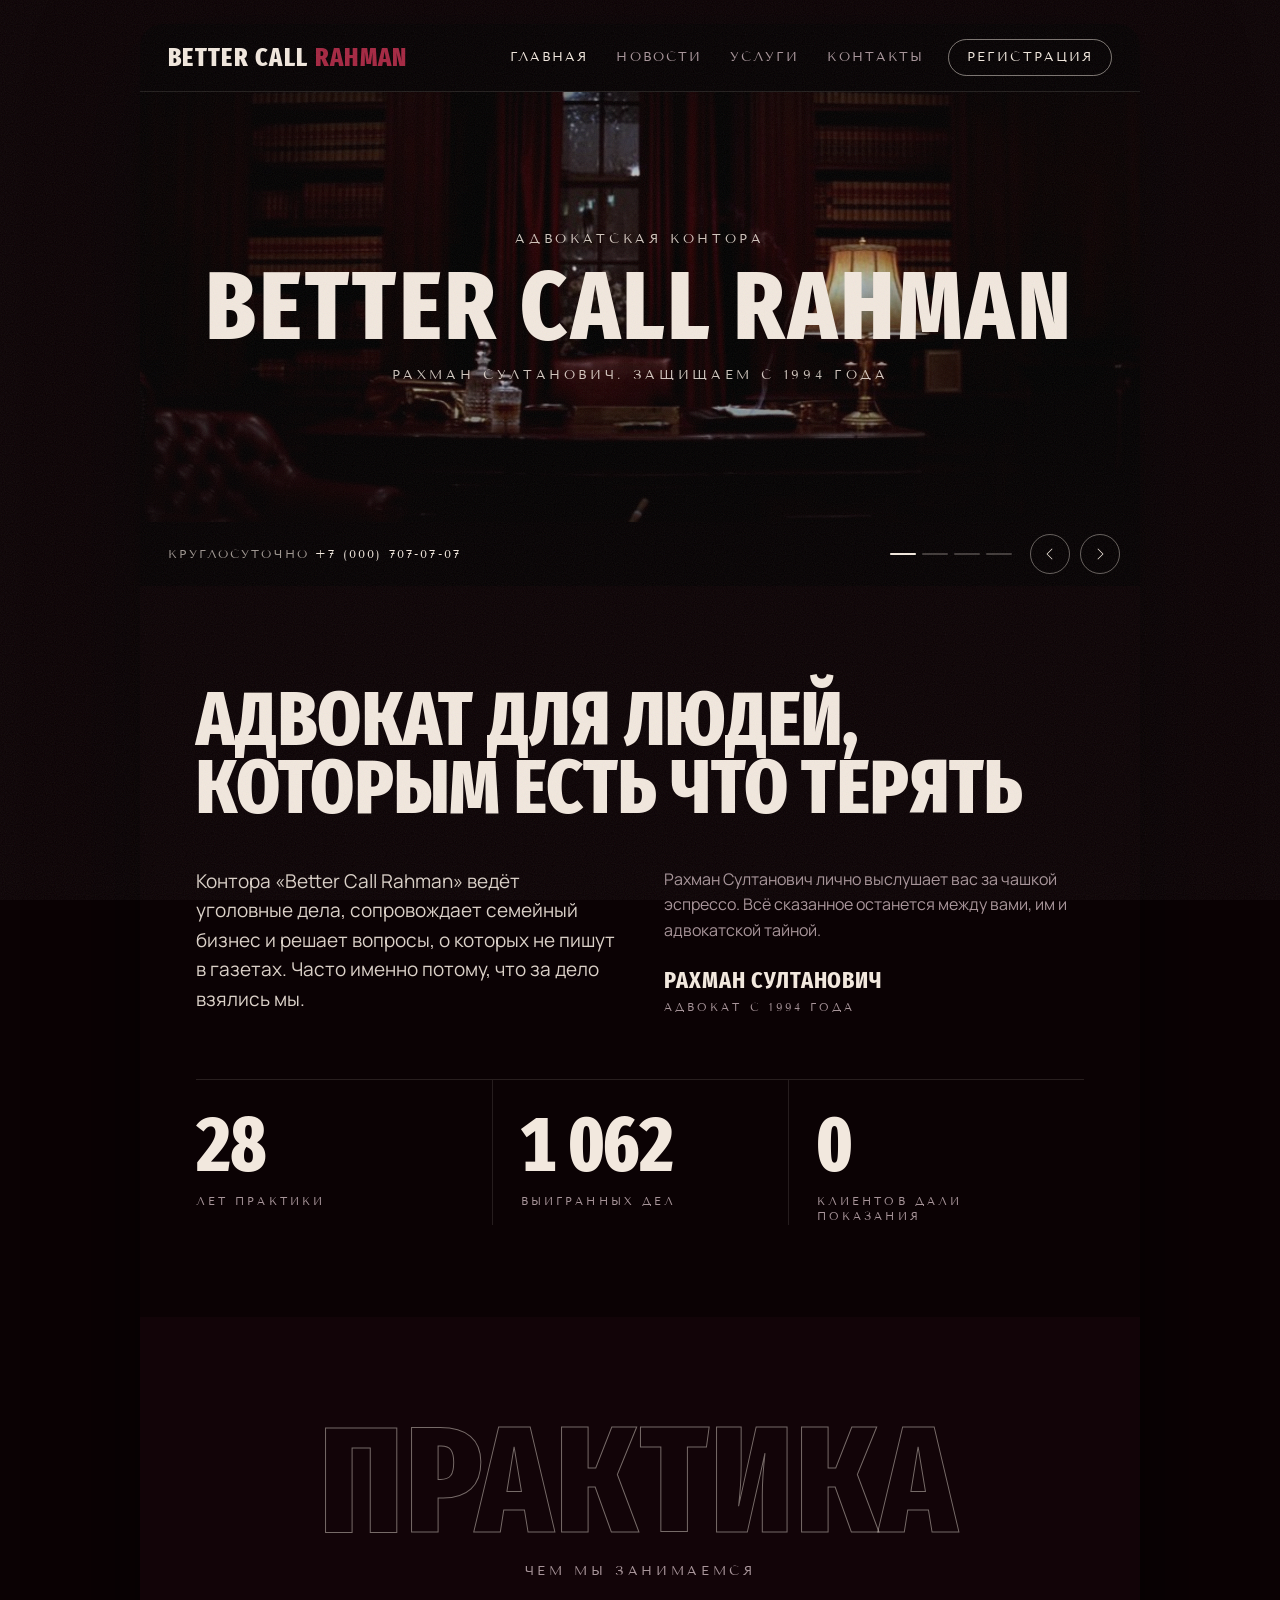
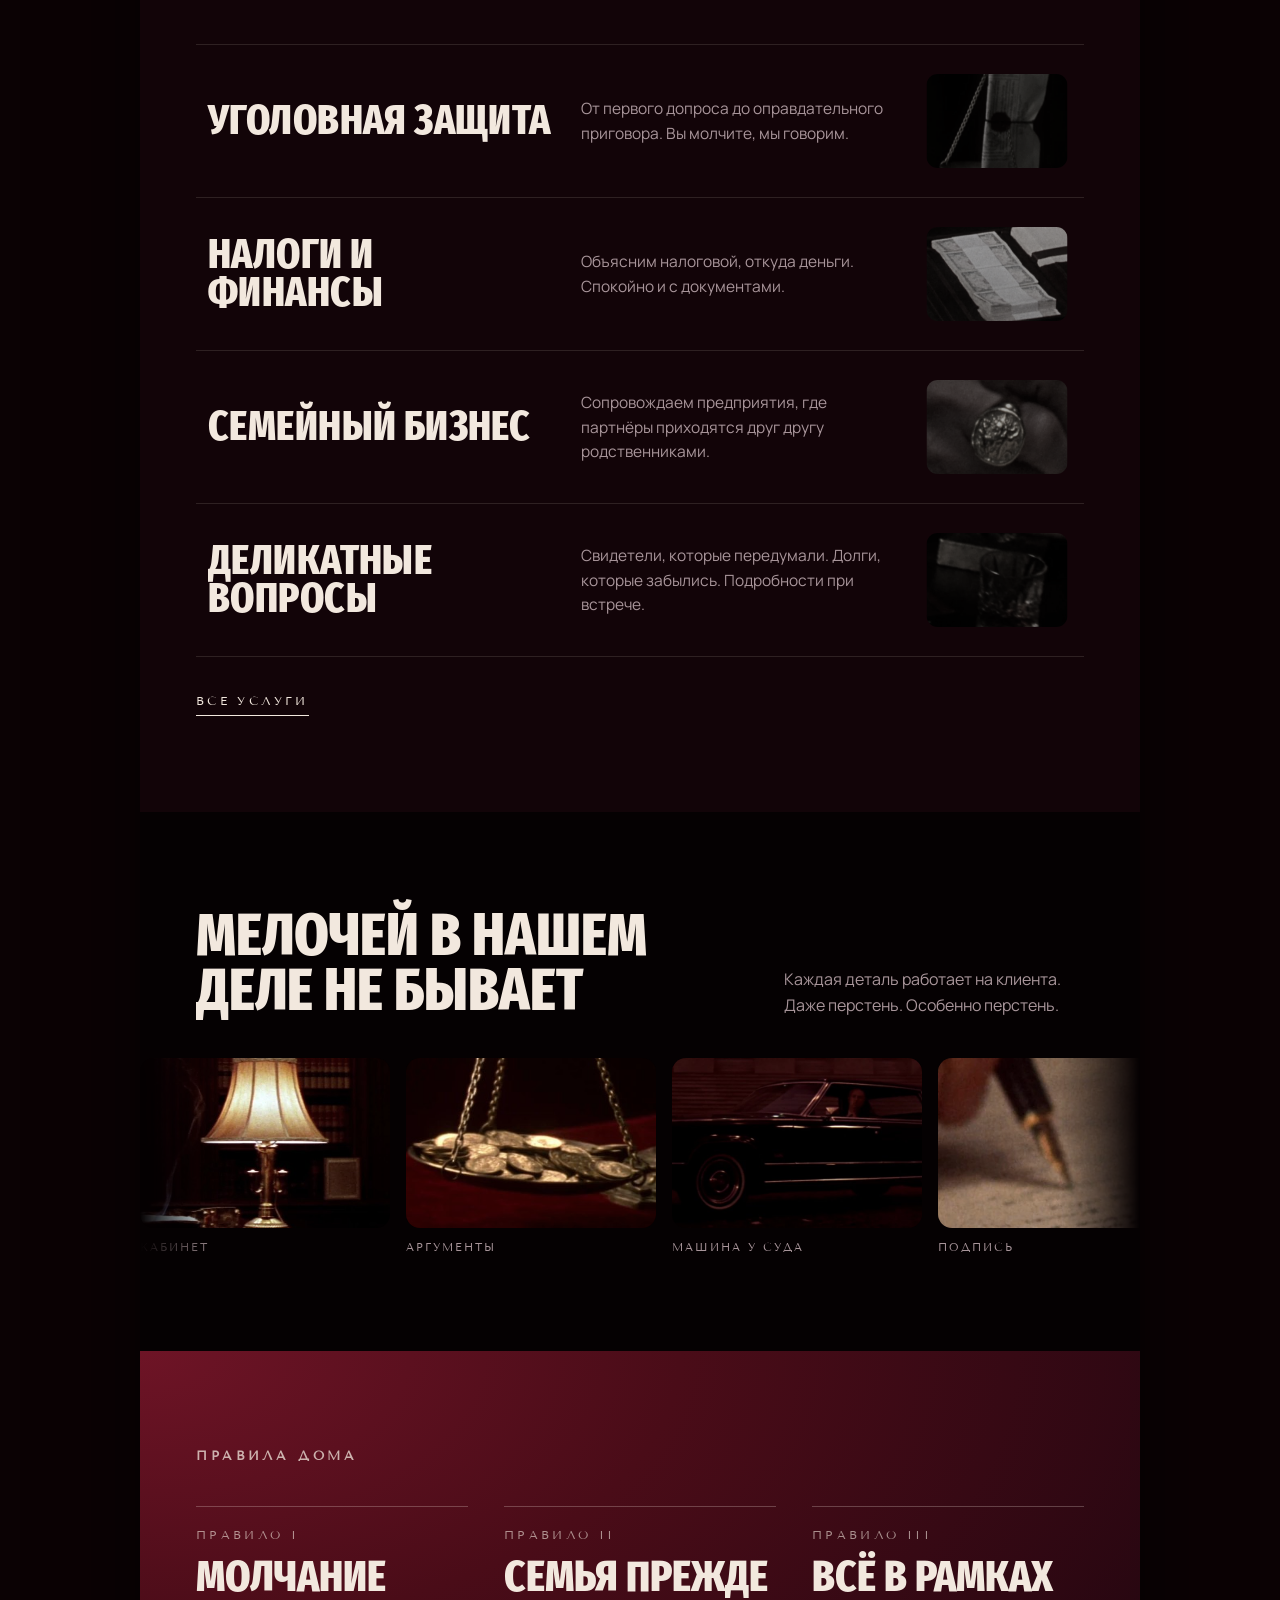
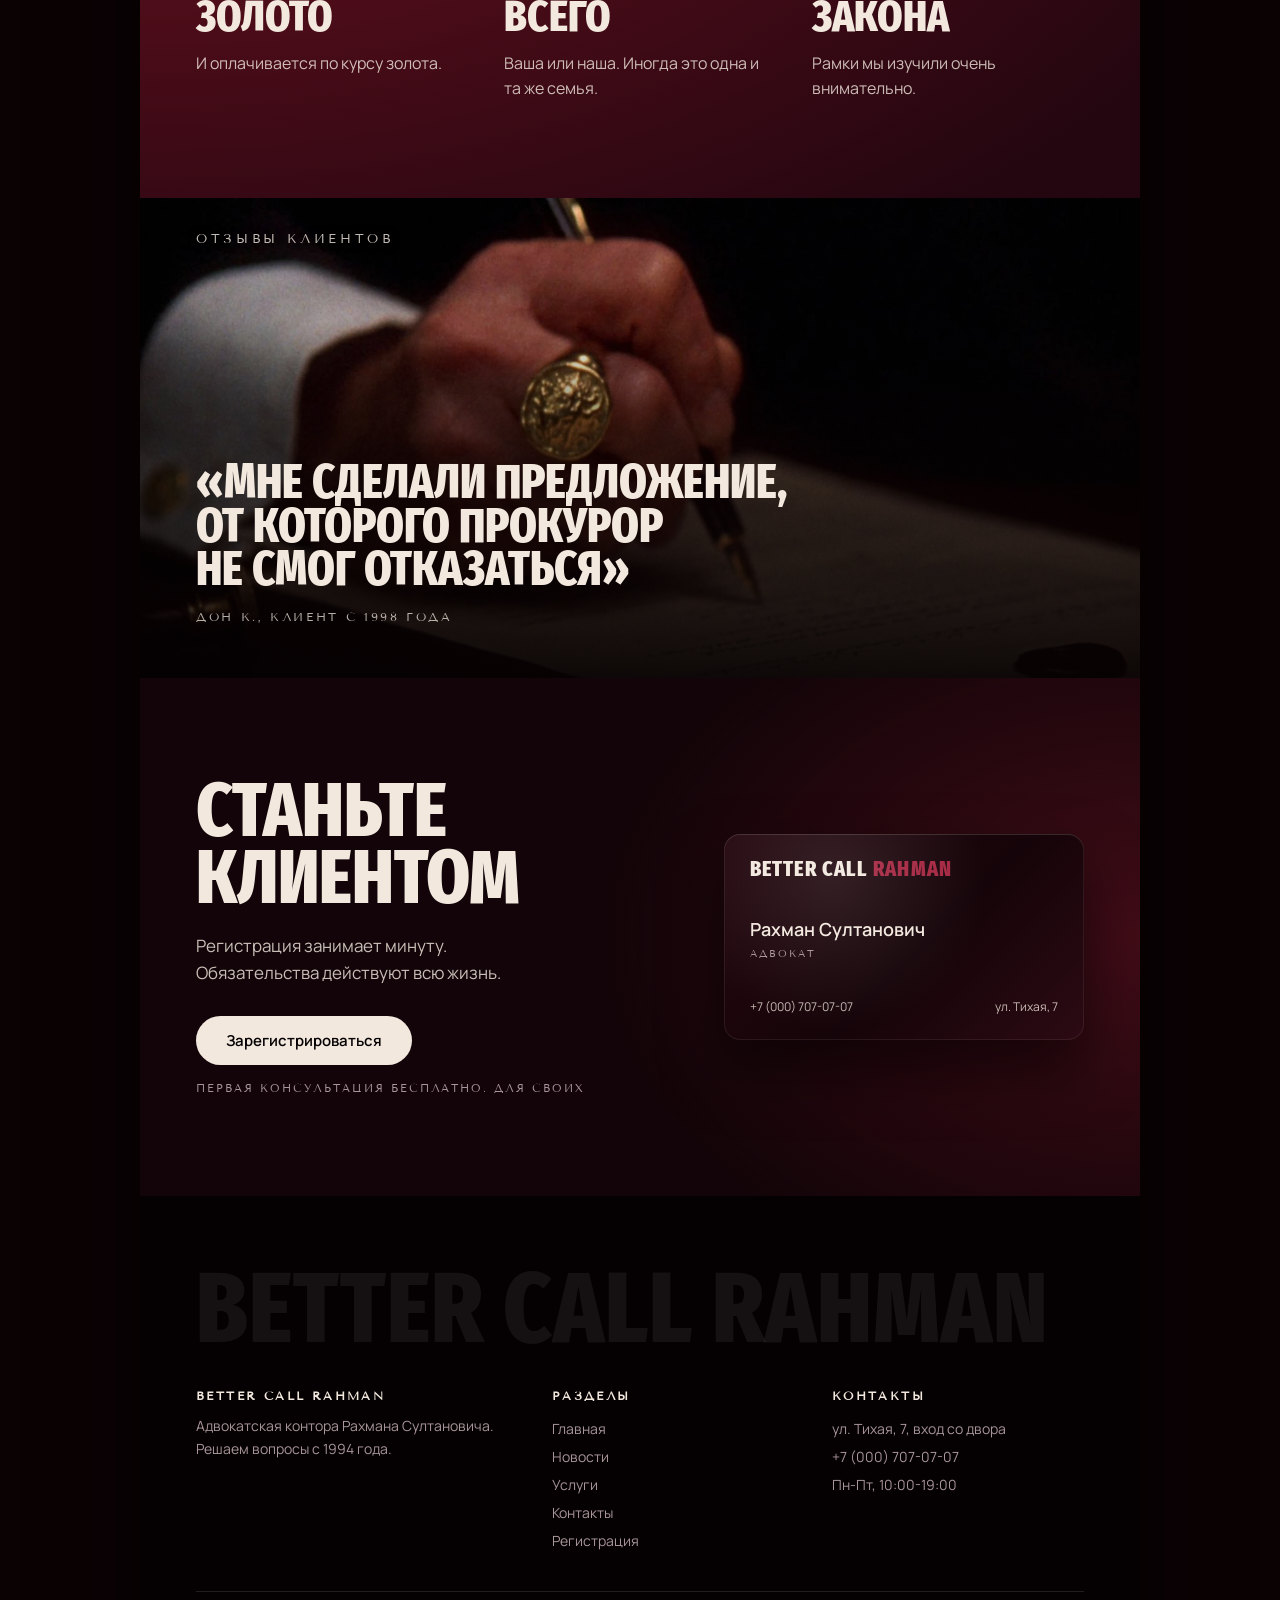
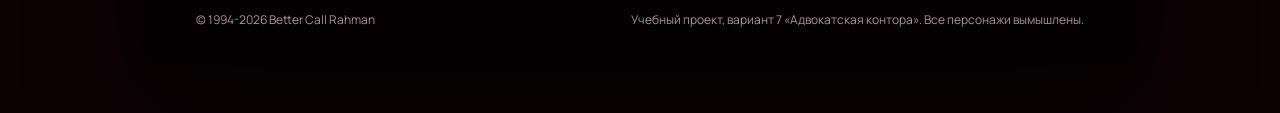
<file: index.html>
<!DOCTYPE html>
<html lang="ru">
<head>
  <meta charset="UTF-8">
  <meta name="viewport" content="width=device-width, initial-scale=1, viewport-fit=cover">
  <title>Better Call Rahman</title>
  <meta name="description" content="Адвокатская контора Рахмана Султановича. Уголовная защита, налоги, семейный бизнес и деликатные вопросы с 1994 года.">
  <meta name="theme-color" content="#050102">
  <script>document.documentElement.classList.add('js');</script>
  <link rel="preconnect" href="https://fonts.googleapis.com">
  <link rel="preconnect" href="https://fonts.gstatic.com" crossorigin>
  <link rel="stylesheet" href="https://fonts.googleapis.com/css2?family=Fira+Sans+Extra+Condensed:wght@700;800&amp;family=Tenor+Sans&amp;family=Manrope:wght@400;500;600&amp;display=swap">
  <link rel="stylesheet" href="css/style.css">
</head>
<body>

<div class="page">

  <!-- ===== Шапка и меню ===== -->
  <header class="header">
    <a class="logo" href="index.html">Better Call <span>Rahman</span></a>
    <nav aria-label="Главное меню">
      <ul class="nav">
        <li><a href="index.html" aria-current="page">Главная</a></li>
        <li><a href="news.html">Новости</a></li>
        <li><a href="services.html">Услуги</a></li>
        <li><a href="contacts.html">Контакты</a></li>
        <li><a class="cta" href="register.html">Регистрация</a></li>
      </ul>
    </nav>
  </header>

  <!-- ===== Слайдер ===== -->
  <section class="hero" aria-roledescription="карусель" aria-label="Контора Рахмана Султановича" tabindex="0">
    <div class="hero__frame">
      <div class="slide is-active" style="--origin:55% 50%" aria-roledescription="слайд" aria-label="1 из 4">
        <img class="slide__img" src="img/slide-office.jpg" srcset="img/slide-office@2x.jpg 2x" width="1000" height="430" alt="Кабинет адвоката ночью: книжные шкафы, кожаное кресло, лампа и виски на столе">
        <div class="slide__caption">
          <p class="caption__pre caps">Адвокатская контора</p>
          <h1 class="caption__title poster">Better Call Rahman</h1>
          <p class="caption__sub caps">Рахман Султанович. Защищаем с 1994 года</p>
        </div>
      </div>
      <div class="slide" style="--origin:72% 40%" aria-roledescription="слайд" aria-label="2 из 4" aria-hidden="true">
        <img class="slide__img" src="img/slide-lawyer.jpg" srcset="img/slide-lawyer@2x.jpg 2x" width="1000" height="430" alt="Мужчина в тёмном костюме с сигарой стоит спиной в дверном проёме" loading="lazy">
        <div class="slide__caption">
          <h2 class="caption__title caption__title--md poster">Он не спрашивает, как это случилось</h2>
          <p class="caption__text">Он спрашивает, кто ещё об этом знает.</p>
        </div>
      </div>
      <div class="slide" style="--origin:70% 50%" aria-roledescription="слайд" aria-label="3 из 4" aria-hidden="true">
        <img class="slide__img" src="img/slide-scales.jpg" srcset="img/slide-scales@2x.jpg 2x" width="1000" height="430" alt="Весы правосудия: на одной чаше монеты, на другой документ с сургучной печатью" loading="lazy">
        <div class="slide__caption">
          <h2 class="caption__title caption__title--md poster">Весы правосудия очень чувствительны</h2>
          <p class="caption__text">Мы знаем, на какую чашу положить аргументы.</p>
        </div>
      </div>
      <div class="slide" style="--origin:50% 60%" aria-roledescription="слайд" aria-label="4 из 4" aria-hidden="true">
        <img class="slide__img" src="img/slide-courthouse.jpg" srcset="img/slide-courthouse@2x.jpg 2x" width="1000" height="430" alt="Здание суда с колоннами вечером, у ступеней стоит чёрный автомобиль" loading="lazy">
        <div class="slide__caption">
          <h2 class="caption__title caption__title--md poster">Суд назначен на десять</h2>
          <p class="caption__text">Мы приедем к девяти.</p>
        </div>
      </div>
    </div>

    <div class="hero__bar">
      <a class="hero__phone caps" href="tel:+70007070707">Круглосуточно <b>+7 (000) 707-07-07</b></a>
      <div class="hero__nav">
        <div class="hero__progress">
          <button class="hero__dot" type="button" aria-label="Слайд 1" aria-current="true"><span></span></button>
          <button class="hero__dot" type="button" aria-label="Слайд 2" aria-current="false"><span></span></button>
          <button class="hero__dot" type="button" aria-label="Слайд 3" aria-current="false"><span></span></button>
          <button class="hero__dot" type="button" aria-label="Слайд 4" aria-current="false"><span></span></button>
        </div>
        <!-- иконки: Phosphor Icons, caret-left / caret-right, начертание Light -->
        <button class="hero__btn" type="button" data-slider-prev aria-label="Предыдущий слайд">
          <svg viewBox="0 0 256 256" fill="currentColor" aria-hidden="true"><path d="M164.24,203.76a6,6,0,1,1-8.48,8.48l-80-80a6,6,0,0,1,0-8.48l80-80a6,6,0,0,1,8.48,8.48L88.49,128Z"/></svg>
        </button>
        <button class="hero__btn" type="button" data-slider-next aria-label="Следующий слайд">
          <svg viewBox="0 0 256 256" fill="currentColor" aria-hidden="true"><path d="M180.24,132.24l-80,80a6,6,0,0,1-8.48-8.48L167.51,128,91.76,52.24a6,6,0,0,1,8.48-8.48l80,80A6,6,0,0,1,180.24,132.24Z"/></svg>
        </button>
      </div>
    </div>
  </section>

  <main>

    <!-- ===== О конторе ===== -->
    <section class="intro">
      <h2 class="poster">Адвокат для людей, которым есть что терять</h2>
      <div class="intro__cols">
        <p class="lead">Контора «Better Call Rahman» ведёт уголовные дела, сопровождает семейный бизнес и решает вопросы, о которых не пишут в газетах. Часто именно потому, что за дело взялись мы.</p>
        <div>
          <p class="muted">Рахман Султанович лично выслушает вас за чашкой эспрессо. Всё сказанное останется между вами, им и адвокатской тайной.</p>
          <p class="sign"><b>Рахман Султанович</b><span class="caps">Адвокат с 1994 года</span></p>
        </div>
      </div>
      <dl class="facts">
        <div class="fact"><dt class="caps">лет практики</dt><dd data-count="32">32</dd></div>
        <div class="fact"><dt class="caps">выигранных дел</dt><dd data-count="1214">1&nbsp;214</dd></div>
        <div class="fact"><dt class="caps">клиентов дали показания</dt><dd>0</dd></div>
      </dl>
    </section>

    <!-- ===== Практика ===== -->
    <section class="practice">
      <div class="practice__head">
        <h2 class="outline poster">Практика</h2>
        <p class="practice__sub caps">Чем мы занимаемся</p>
      </div>
      <ul class="services" data-services>
        <li class="service" style="--i:0">
          <h3 class="poster">Уголовная защита</h3>
          <p>От первого допроса до оправдательного приговора. Вы молчите, мы говорим.</p>
          <img src="img/details/document.jpg" width="440" height="480" alt="Документ с сургучной печатью" loading="lazy">
        </li>
        <li class="service" style="--i:1">
          <h3 class="poster">Налоги и финансы</h3>
          <p>Объясним налоговой, откуда деньги. Спокойно и с документами.</p>
          <img src="img/details/cash.jpg" width="480" height="320" alt="Пачки денег в портфеле" loading="lazy">
        </li>
        <li class="service" style="--i:2">
          <h3 class="poster">Семейный бизнес</h3>
          <p>Сопровождаем предприятия, где партнёры приходятся друг другу родственниками.</p>
          <img src="img/details/ring.jpg" width="440" height="440" alt="Золотой перстень" loading="lazy">
        </li>
        <li class="service" style="--i:3">
          <h3 class="poster">Деликатные вопросы</h3>
          <p>Свидетели, которые передумали. Долги, которые забылись. Подробности при встрече.</p>
          <img src="img/details/glass.jpg" width="400" height="440" alt="Стакан виски и сигара" loading="lazy">
        </li>
      </ul>
      <a class="more caps" href="services.html">Все услуги</a>
    </section>

    <!-- ===== Лента деталей ===== -->
    <section class="gallery" aria-label="Детали">
      <div class="gallery__head">
        <h2 class="poster">Мелочей в нашем деле не бывает</h2>
        <p>Каждая деталь работает на клиента. Даже перстень. Особенно перстень.</p>
      </div>
      <div class="strip">
        <ul class="reel">
          <li><figure><img src="img/details/lamp.jpg" alt="Лампа в кабинете"><figcaption class="caps">Кабинет</figcaption></figure></li>
          <li><figure><img src="img/details/coins.jpg" alt="Монеты на весах"><figcaption class="caps">Аргументы</figcaption></figure></li>
          <li><figure><img src="img/details/car.jpg" alt="Чёрный автомобиль у суда"><figcaption class="caps">Машина у суда</figcaption></figure></li>
          <li><figure><img src="img/details/nib.jpg" alt="Перо ручки над договором"><figcaption class="caps">Подпись</figcaption></figure></li>
          <li><figure><img src="img/details/decanter.jpg" alt="Графин и стакан на столе"><figcaption class="caps">Для переговоров</figcaption></figure></li>
          <li><figure><img src="img/details/seal.jpg" alt="Сургучная печать на договоре"><figcaption class="caps">Печать</figcaption></figure></li>
          <li><figure><img src="img/briefcase.jpg" alt="Открытый портфель"><figcaption class="caps">Портфель</figcaption></figure></li>
          <li><figure><img src="img/details/cigar.jpg" alt="Сигара в пепельнице"><figcaption class="caps">Пауза</figcaption></figure></li>
          <li aria-hidden="true"><figure><img src="img/details/lamp.jpg" alt=""><figcaption class="caps">Кабинет</figcaption></figure></li>
          <li aria-hidden="true"><figure><img src="img/details/coins.jpg" alt=""><figcaption class="caps">Аргументы</figcaption></figure></li>
          <li aria-hidden="true"><figure><img src="img/details/car.jpg" alt=""><figcaption class="caps">Машина у суда</figcaption></figure></li>
          <li aria-hidden="true"><figure><img src="img/details/nib.jpg" alt=""><figcaption class="caps">Подпись</figcaption></figure></li>
          <li aria-hidden="true"><figure><img src="img/details/decanter.jpg" alt=""><figcaption class="caps">Для переговоров</figcaption></figure></li>
          <li aria-hidden="true"><figure><img src="img/details/seal.jpg" alt=""><figcaption class="caps">Печать</figcaption></figure></li>
          <li aria-hidden="true"><figure><img src="img/briefcase.jpg" alt=""><figcaption class="caps">Портфель</figcaption></figure></li>
          <li aria-hidden="true"><figure><img src="img/details/cigar.jpg" alt=""><figcaption class="caps">Пауза</figcaption></figure></li>
        </ul>
      </div>
    </section>

    <!-- ===== Правила дома ===== -->
    <section class="rules">
      <h2 class="rules__label caps">Правила дома</h2>
      <ol>
        <li class="rule">
          <span class="rule__num caps">Правило I</span>
          <h3 class="poster">Молчание золото</h3>
          <p>И оплачивается по курсу золота.</p>
        </li>
        <li class="rule">
          <span class="rule__num caps">Правило II</span>
          <h3 class="poster">Семья прежде всего</h3>
          <p>Ваша или наша. Иногда это одна и та же семья.</p>
        </li>
        <li class="rule">
          <span class="rule__num caps">Правило III</span>
          <h3 class="poster">Всё в рамках закона</h3>
          <p>Рамки мы изучили очень внимательно.</p>
        </li>
      </ol>
    </section>

    <!-- ===== Отзывы ===== -->
    <section class="scene" data-scene aria-label="Отзывы клиентов">
      <img src="img/signature.jpg" width="1712" height="760" alt="Рука с золотым перстнем подписывает договор" loading="lazy">
      <p class="scene__label caps">Отзывы клиентов</p>
      <div class="quotes" data-quotes>
        <figure class="quote is-active">
          <blockquote class="poster">«Мне сделали предложение, от которого прокурор не смог отказаться»</blockquote>
          <figcaption class="caps">Дон К., клиент с 1998 года</figcaption>
        </figure>
        <figure class="quote">
          <blockquote class="poster">«Меня не было на месте преступления. Рахман Султанович это доказал»</blockquote>
          <figcaption class="caps">Имя изменено по просьбе клиента</figcaption>
        </figure>
        <figure class="quote">
          <blockquote class="poster">«Когда судья спросил, кто мой адвокат, в зале стало тихо»</blockquote>
          <figcaption class="caps">Т. Б., предприниматель</figcaption>
        </figure>
      </div>
    </section>

    <!-- ===== Регистрация ===== -->
    <section class="join">
      <div class="join__text">
        <h2 class="poster">Станьте клиентом</h2>
        <p>Регистрация занимает минуту. Обязательства действуют всю жизнь.</p>
        <a class="btn" href="register.html">Зарегистрироваться</a>
        <small class="caps">Первая консультация бесплатно. Для своих</small>
      </div>
      <div class="card-wrap" data-card>
        <div class="bcard">
          <span class="bcard__logo">Better Call <span>Rahman</span></span>
          <div>
            <p class="bcard__name">Рахман Султанович</p>
            <p class="bcard__role caps">Адвокат</p>
          </div>
          <div class="bcard__contacts">
            <span>+7 (000) 707-07-07</span>
            <span>ул. Тихая, 7</span>
          </div>
        </div>
      </div>
    </section>

  </main>

  <!-- ===== Подвал ===== -->
  <footer class="footer">
    <div class="footer__word poster" aria-hidden="true">Better Call Rahman</div>
    <div class="footer__grid">
      <div>
        <h3 class="caps">Better Call Rahman</h3>
        <p>Адвокатская контора Рахмана Султановича. Решаем вопросы с 1994 года.</p>
      </div>
      <nav aria-label="Разделы сайта">
        <h3 class="caps">Разделы</h3>
        <ul>
          <li><a href="index.html">Главная</a></li>
          <li><a href="news.html">Новости</a></li>
          <li><a href="services.html">Услуги</a></li>
          <li><a href="contacts.html">Контакты</a></li>
          <li><a href="register.html">Регистрация</a></li>
        </ul>
      </nav>
      <div>
        <h3 class="caps">Контакты</h3>
        <ul>
          <li>ул. Тихая, 7, вход со двора</li>
          <li><a href="tel:+70007070707">+7 (000) 707-07-07</a></li>
          <li>Пн-Пт, 10:00-19:00</li>
        </ul>
      </div>
    </div>
    <div class="footer__legal">
      <span>© 1994-2026 Better Call Rahman</span>
      <span>Учебный проект, вариант 7 «Адвокатская контора». Все персонажи вымышлены.</span>
    </div>
  </footer>

</div>

<script src="js/main.js"></script>
</body>
</html>
</file>
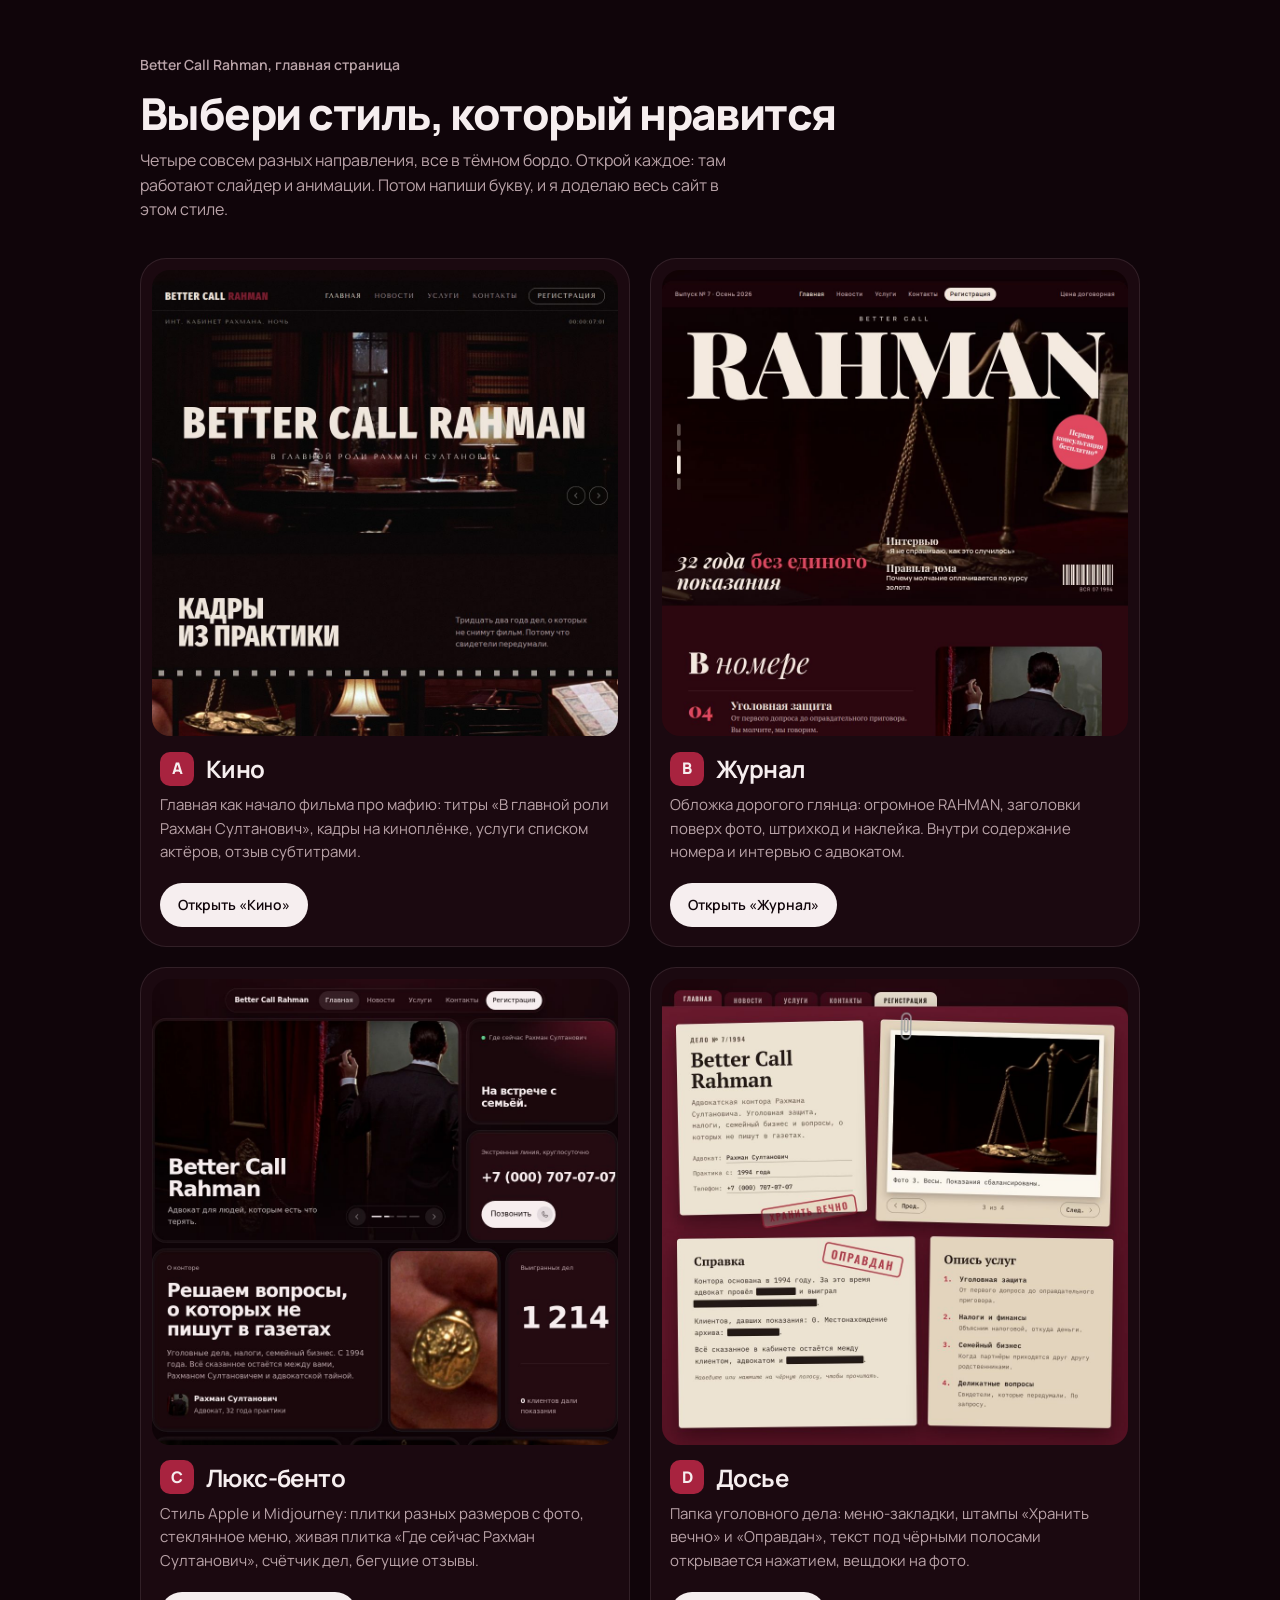
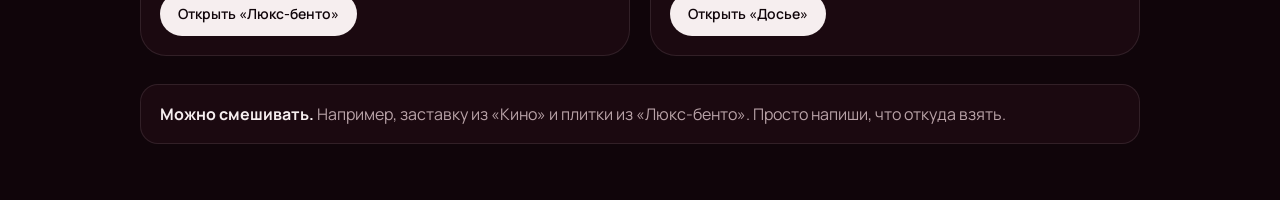
<file: concepts/index.html>
<!DOCTYPE html>
<html lang="ru">
<head>
<meta charset="UTF-8">
<meta name="viewport" content="width=device-width, initial-scale=1, viewport-fit=cover">
<title>Четыре стиля Rahman</title>
<link rel="preconnect" href="https://fonts.googleapis.com">
<link rel="preconnect" href="https://fonts.gstatic.com" crossorigin>
<link rel="stylesheet" href="https://fonts.googleapis.com/css2?family=Manrope:wght@400;500;600;700;800&amp;display=swap">
<style>
  :root { color-scheme: dark; --bg: #10050a; --card: #1b0910; --line: rgba(255, 236, 240, .1); --bone: #f6eeef; --muted: #b9a3a8; --wine: #a8233f; --ease: cubic-bezier(.16, 1, .3, 1); }
  * { box-sizing: border-box; }
  body { margin: 0; padding: 40px 16px 56px; background: var(--bg); color: var(--bone); font: 400 16px/1.55 "Manrope", system-ui, sans-serif; -webkit-font-smoothing: antialiased; }
  .wrap { max-width: 1000px; margin: 0 auto; }
  .kicker { font-weight: 600; font-size: 14px; color: var(--muted); }
  h1 { margin: 10px 0 12px; font-size: 44px; font-weight: 800; line-height: 1.05; letter-spacing: -.035em; text-wrap: balance; }
  .lead { max-width: 60ch; margin: 0; color: var(--muted); }
  .grid { display: grid; grid-template-columns: repeat(2, minmax(0, 1fr)); gap: 20px; margin-top: 36px; }
  .card { display: grid; gap: 14px; padding: 12px 12px 20px; border-radius: 26px; background: var(--card); box-shadow: inset 0 0 0 1px var(--line); text-decoration: none; color: inherit; transition: transform .8s var(--ease), box-shadow .8s var(--ease); }
  .card:hover { transform: translateY(-4px); box-shadow: inset 0 0 0 1px rgba(255, 236, 240, .22), 0 24px 50px rgba(0, 0, 0, .45); }
  .card:active { transform: scale(.99); }
  .thumb { overflow: hidden; border-radius: 18px; aspect-ratio: 1 / 1; }
  .thumb img { display: block; width: 100%; height: 100%; object-fit: cover; transition: transform 1.6s var(--ease); }
  .card:hover .thumb img { transform: scale(1.04); }
  .meta { display: grid; gap: 6px; padding: 0 8px; }
  .name { display: flex; align-items: center; gap: 12px; font-size: 24px; font-weight: 700; letter-spacing: -.025em; }
  .letter { display: grid; place-items: center; width: 34px; height: 34px; border-radius: 10px; background: var(--wine); font-size: 16px; font-weight: 800; }
  .meta p { margin: 0; color: var(--muted); font-size: 15px; }
  .open { justify-self: start; margin: 6px 8px 0; padding: 11px 18px; border-radius: 999px; background: var(--bone); color: var(--bg); font-weight: 600; font-size: 14px; }
  .note { margin: 28px 0 0; padding: 18px 20px; border-radius: 18px; background: var(--card); box-shadow: inset 0 0 0 1px var(--line); color: var(--muted); }
  .note b { color: var(--bone); }
  @media (max-width: 720px) { h1 { font-size: 34px; } .grid { grid-template-columns: 1fr; } }
</style>
</head>
<body>
<div class="wrap">
  <p class="kicker">Better Call Rahman, главная страница</p>
  <h1>Выбери стиль, который нравится</h1>
  <p class="lead">Четыре совсем разных направления, все в тёмном бордо. Открой каждое: там работают слайдер и анимации. Потом напиши букву, и я доделаю весь сайт в этом стиле.</p>

  <div class="grid">
    <a class="card" href="a-kino.html">
      <div class="thumb"><img src="thumbs/a-kino.jpg" alt="Превью стиля Кино"></div>
      <div class="meta">
        <span class="name"><span class="letter">A</span>Кино</span>
        <p>Главная как начало фильма про мафию: титры «В главной роли Рахман Султанович», кадры на киноплёнке, услуги списком актёров, отзыв субтитрами.</p>
      </div>
      <span class="open">Открыть «Кино»</span>
    </a>
    <a class="card" href="b-zhurnal.html">
      <div class="thumb"><img src="thumbs/b-zhurnal.jpg" alt="Превью стиля Журнал"></div>
      <div class="meta">
        <span class="name"><span class="letter">B</span>Журнал</span>
        <p>Обложка дорогого глянца: огромное RAHMAN, заголовки поверх фото, штрихкод и наклейка. Внутри содержание номера и интервью с адвокатом.</p>
      </div>
      <span class="open">Открыть «Журнал»</span>
    </a>
    <a class="card" href="c-bento.html">
      <div class="thumb"><img src="thumbs/c-bento.jpg" alt="Превью стиля Люкс-бенто"></div>
      <div class="meta">
        <span class="name"><span class="letter">C</span>Люкс-бенто</span>
        <p>Стиль Apple и Midjourney: плитки разных размеров с фото, стеклянное меню, живая плитка «Где сейчас Рахман Султанович», счётчик дел, бегущие отзывы.</p>
      </div>
      <span class="open">Открыть «Люкс-бенто»</span>
    </a>
    <a class="card" href="d-dosye.html">
      <div class="thumb"><img src="thumbs/d-dosye.jpg" alt="Превью стиля Досье"></div>
      <div class="meta">
        <span class="name"><span class="letter">D</span>Досье</span>
        <p>Папка уголовного дела: меню-закладки, штампы «Хранить вечно» и «Оправдан», текст под чёрными полосами открывается нажатием, вещдоки на фото.</p>
      </div>
      <span class="open">Открыть «Досье»</span>
    </a>
  </div>

  <p class="note"><b>Можно смешивать.</b> Например, заставку из «Кино» и плитки из «Люкс-бенто». Просто напиши, что откуда взять.</p>
</div>
</body>
</html>
</file>
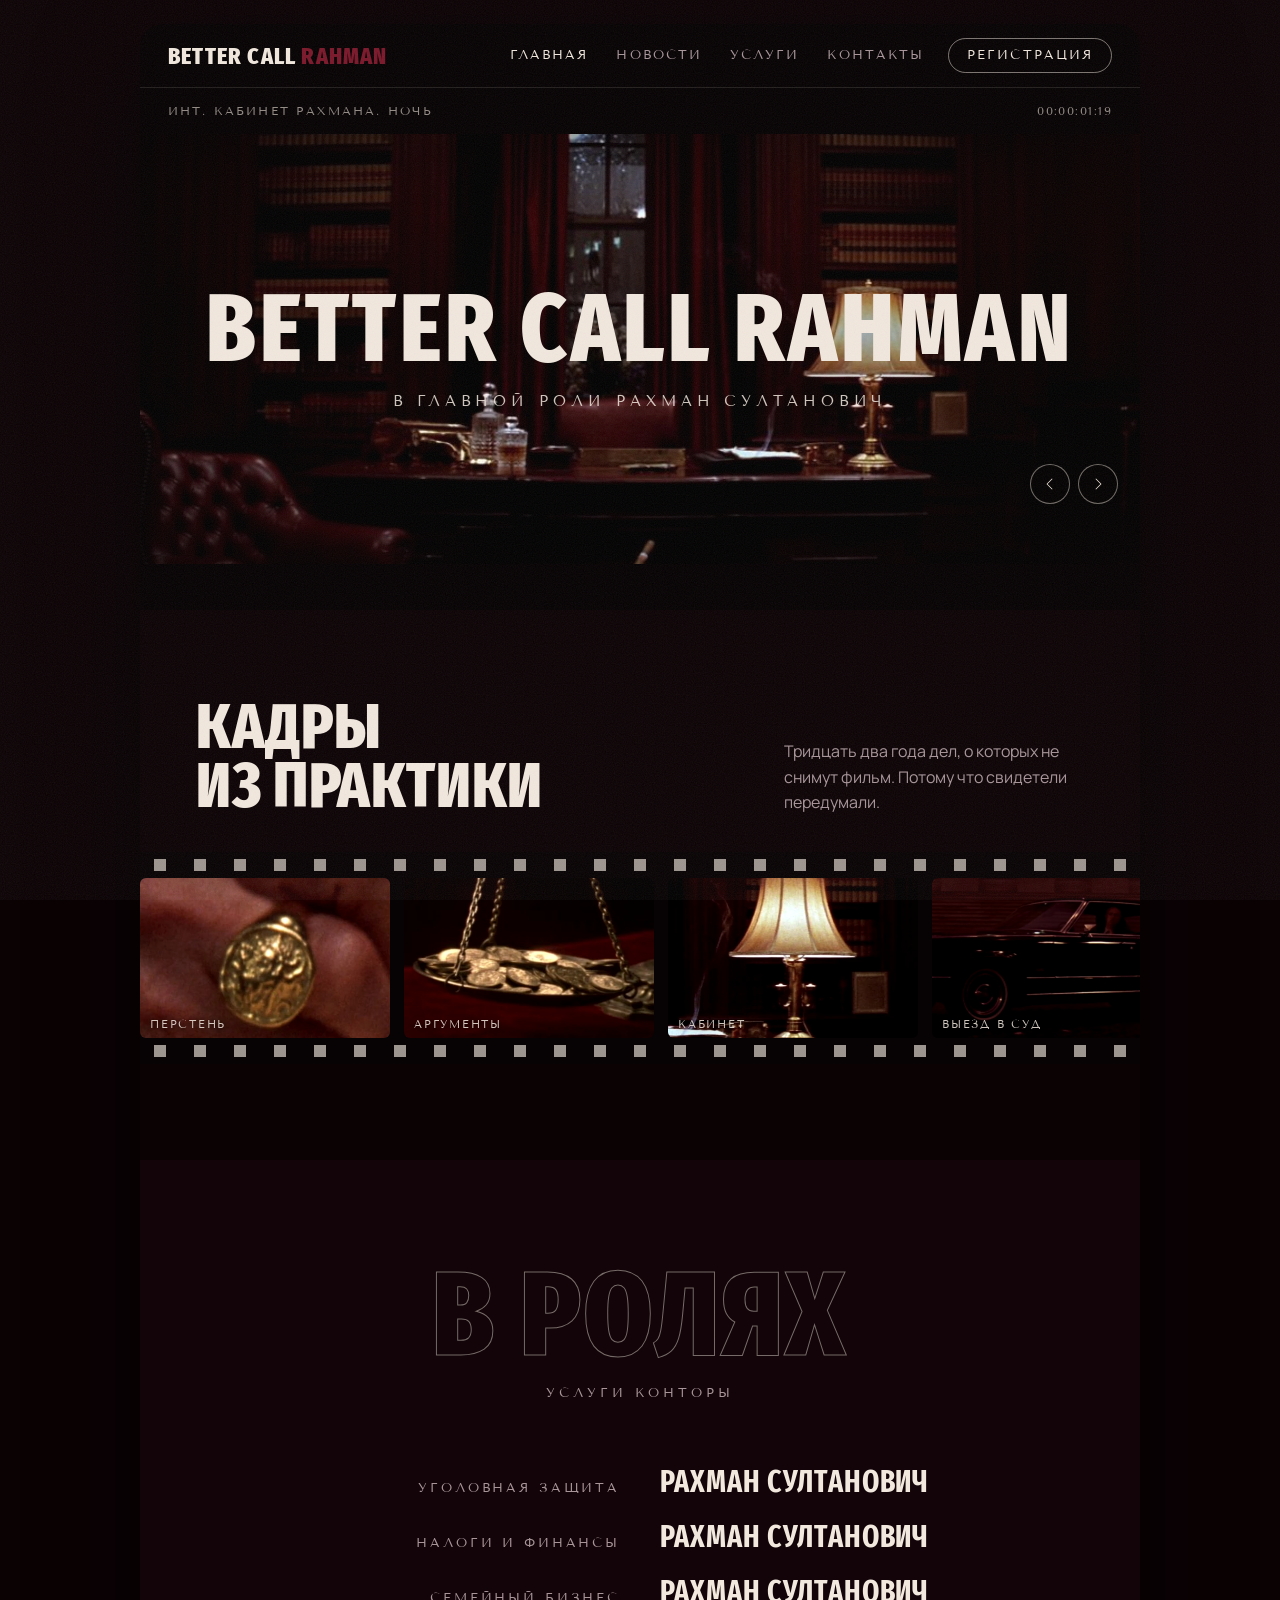
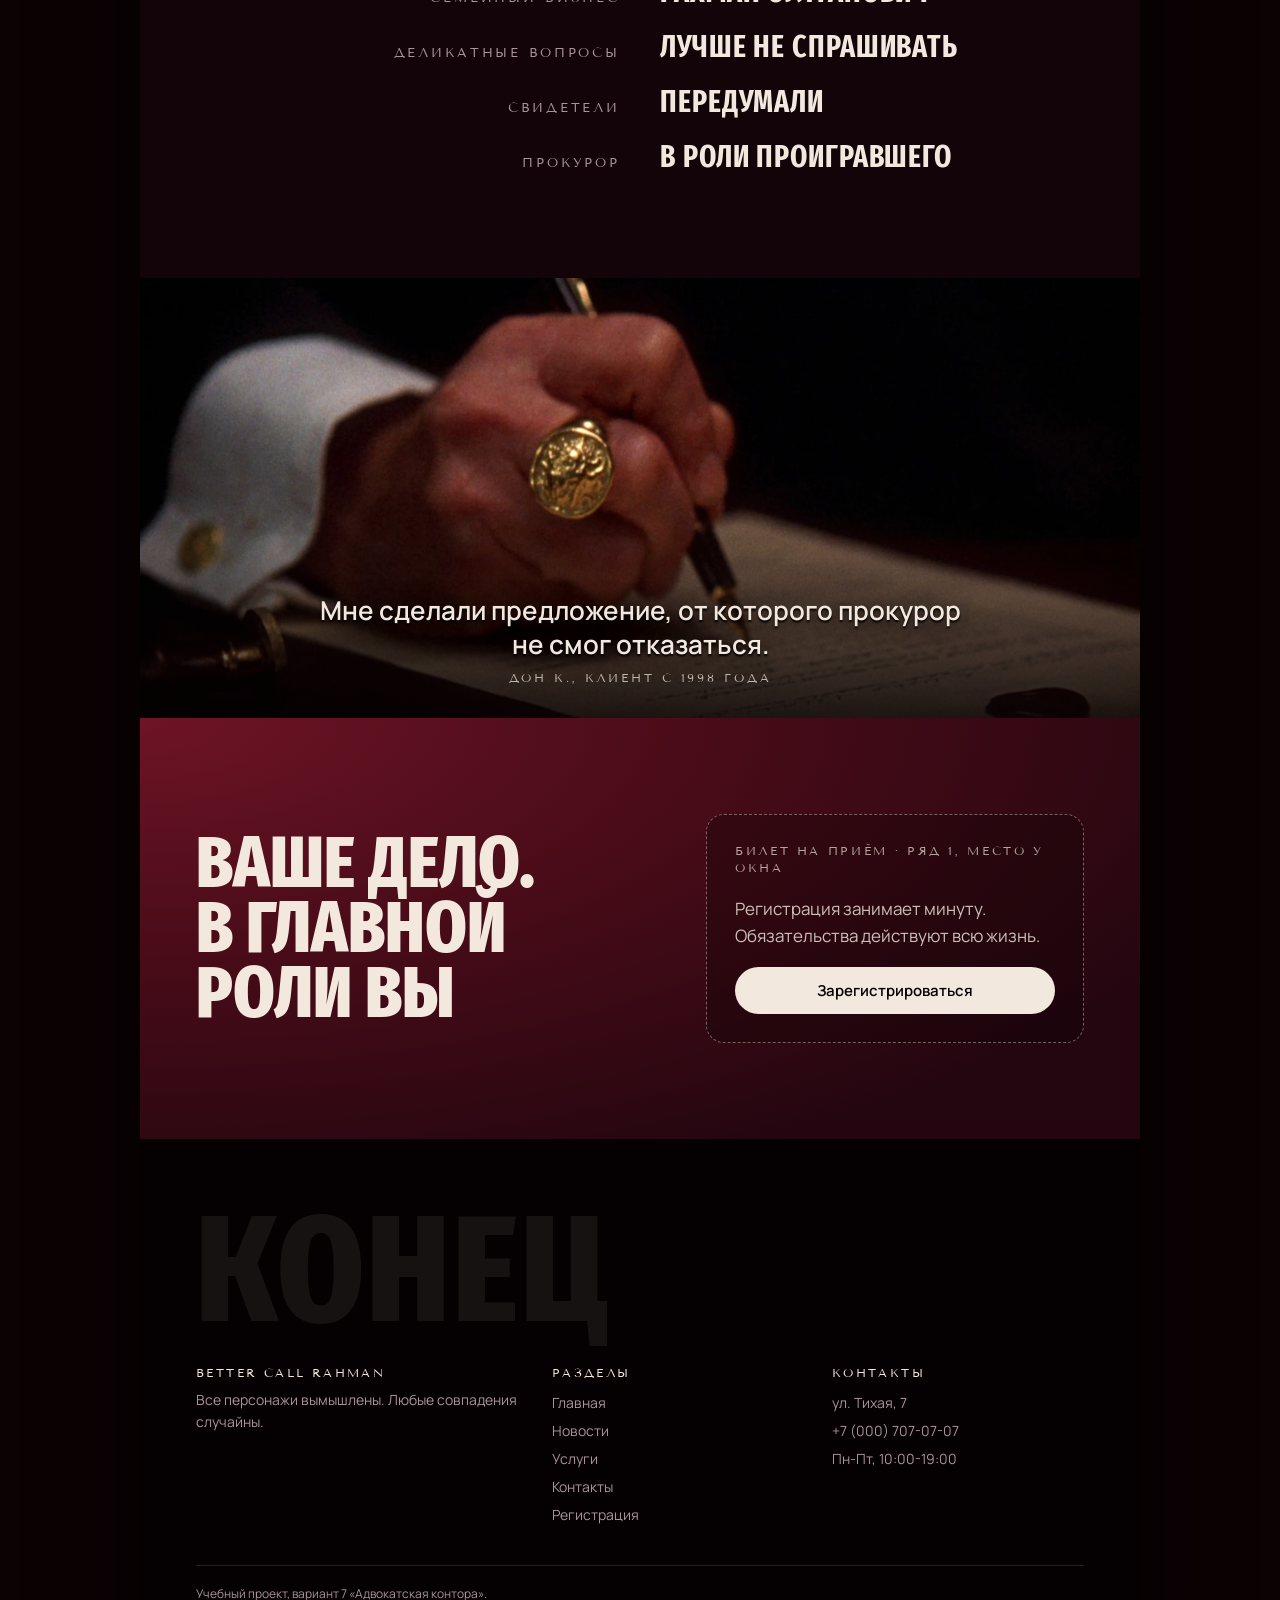
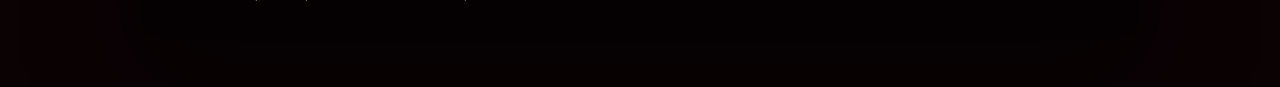
<file: concepts/a-kino.html>
<!DOCTYPE html>
<html lang="ru">
<head>
<meta charset="UTF-8">
<meta name="viewport" content="width=device-width, initial-scale=1, viewport-fit=cover">
<title>Кино · Better Call Rahman</title>
<link rel="preconnect" href="https://fonts.googleapis.com">
<link rel="preconnect" href="https://fonts.gstatic.com" crossorigin>
<link rel="stylesheet" href="https://fonts.googleapis.com/css2?family=Fira+Sans+Extra+Condensed:wght@500;700;800&amp;family=Tenor+Sans&amp;family=Manrope:wght@400;500;600&amp;display=swap">
<style>
  :root {
    color-scheme: dark;
    --void: #050102;
    --night: #0b0204;
    --reel: #120408;
    --wine: #7a1629;
    --velvet: #4a0c18;
    --bone: #f2e8de;
    --muted: #a8959a;
    --line: rgba(242, 232, 222, .12);
    --f-poster: "Fira Sans Extra Condensed", "Arial Narrow", sans-serif;
    --f-credit: "Tenor Sans", "Trebuchet MS", sans-serif;
    --f-text: "Manrope", system-ui, sans-serif;
    --ease: cubic-bezier(.16, 1, .3, 1);
  }
  * { box-sizing: border-box; }
  html { scroll-behavior: smooth; }
  body { margin: 0; padding-block: 24px 48px; background: var(--night); color: var(--bone); font: 400 16px/1.6 var(--f-text); -webkit-font-smoothing: antialiased; }
  body::after { content: ""; position: fixed; inset: 0; z-index: 30; pointer-events: none; opacity: .08; background-image: url("data:image/svg+xml,%3Csvg xmlns='http://www.w3.org/2000/svg' width='200' height='200'%3E%3Cfilter id='n'%3E%3CfeTurbulence type='fractalNoise' baseFrequency='.9' numOctaves='2' stitchTiles='stitch'/%3E%3C/filter%3E%3Crect width='100%25' height='100%25' filter='url(%23n)'/%3E%3C/svg%3E"); }
  img { display: block; max-width: 100%; }
  a { color: inherit; }
  h1, h2, h3, p, figure, blockquote { margin: 0; }
  :focus-visible { outline: 2px solid var(--bone); outline-offset: 3px; }

  .page { width: 1000px; margin: 0 auto; background: var(--reel); border-radius: 22px; overflow: clip; box-shadow: 0 40px 100px rgba(0, 0, 0, .6); }

  /* шапка */
  .header { display: flex; align-items: center; justify-content: space-between; gap: 20px; height: 64px; padding: 0 28px; background: var(--void); border-bottom: 1px solid var(--line); }
  .logo { font: 800 24px/1 var(--f-poster); letter-spacing: .05em; text-transform: uppercase; text-decoration: none; }
  .logo span { color: var(--wine); }
  .nav { display: flex; align-items: center; gap: 4px; margin: 0; padding: 0; list-style: none; }
  .nav a { display: inline-block; padding: 8px 12px; font: 13px/1 var(--f-credit); letter-spacing: .16em; text-transform: uppercase; color: var(--muted); text-decoration: none; transition: color .5s var(--ease); }
  .nav a:hover, .nav a[aria-current="page"] { color: var(--bone); }
  .nav .cta { margin-left: 8px; padding: 10px 18px; border: 1px solid rgba(242, 232, 222, .5); border-radius: 999px; color: var(--bone); transition: background-color .5s var(--ease), color .5s var(--ease); }
  .nav .cta:hover { background: var(--bone); color: var(--void); }

  /* экран с кашетированием */
  .screen { position: relative; background: var(--void); }
  .bar { display: flex; align-items: center; justify-content: space-between; gap: 16px; height: 46px; padding: 0 28px; font: 12px/1 var(--f-credit); letter-spacing: .18em; text-transform: uppercase; color: rgba(242, 232, 222, .6); }
  .timecode { font-variant-numeric: tabular-nums; letter-spacing: .12em; }
  .frame { position: relative; height: 430px; overflow: hidden; }
  .slide { position: absolute; inset: 0; opacity: 0; visibility: hidden; transition: opacity 1.8s var(--ease), visibility 0s linear 1.8s; }
  .slide.is-active { opacity: 1; visibility: visible; transition: opacity 1.8s var(--ease), visibility 0s; }
  .slide img { width: 100%; height: 100%; object-fit: cover; transform: scale(1.04); }
  .slide.is-active img, .slide.is-leaving img { animation: kb 11s linear both; }
  .frame::after { content: ""; position: absolute; inset: 0; pointer-events: none; background: radial-gradient(ellipse at center, transparent 45%, rgba(5, 1, 2, .75) 100%); }

  /* вступительные титры на первом кадре */
  .credits { position: absolute; inset: 0; z-index: 2; display: grid; place-items: center; text-align: center; pointer-events: none; transition: opacity 1.4s var(--ease); }
  .credits.is-hidden { opacity: 0; }
  .credits > * { grid-area: 1 / 1; }
  .credits__pre, .credits__star { font: 15px/1.4 var(--f-credit); letter-spacing: .32em; text-transform: uppercase; color: rgba(242, 232, 222, .85); }
  .credits__pre { animation: pre 3.4s var(--ease) .4s both; }
  .credits__title { display: grid; justify-items: center; gap: 18px; }
  .credits__title h1 { font: 800 96px/.9 var(--f-poster); text-transform: uppercase; letter-spacing: .04em; text-shadow: 0 6px 40px rgba(0, 0, 0, .6); animation: title-in 3.2s var(--ease) 3.4s both; }
  .credits__star { animation: fade 1.8s var(--ease) 5.6s both; }

  .subtitle { min-height: 46px; display: grid; place-items: center; padding: 0 28px; }
  .subtitle p { font: 500 17px/1.35 var(--f-text); text-align: center; color: var(--bone); transition: opacity .8s var(--ease); }
  .controls { position: absolute; z-index: 3; right: 22px; bottom: 60px; display: flex; gap: 8px; }
  .controls button { width: 40px; height: 40px; border: 1px solid rgba(242, 232, 222, .45); border-radius: 50%; background: rgba(5, 1, 2, .4); color: var(--bone); display: grid; place-items: center; cursor: pointer; transition: background-color .5s var(--ease), color .5s var(--ease); }
  .controls button:hover { background: var(--bone); color: var(--void); }
  .controls svg { width: 16px; height: 16px; }

  /* плёнка */
  .strip-section { padding: 88px 0 96px; background: var(--night); }
  .head { display: flex; align-items: end; justify-content: space-between; gap: 24px; padding: 0 56px 36px; }
  .head h2 { font: 800 64px/.92 var(--f-poster); text-transform: uppercase; letter-spacing: .01em; }
  .head p { max-width: 30ch; color: var(--muted); }
  .strip { position: relative; overflow: hidden; padding: 26px 0; background: #070203; }
  .strip::before, .strip::after { content: ""; position: absolute; left: 0; right: 0; height: 12px; background: repeating-linear-gradient(90deg, transparent 0 14px, rgba(242, 232, 222, .75) 14px 26px, transparent 26px 40px); opacity: .85; }
  .strip::before { top: 7px; }
  .strip::after { bottom: 7px; }
  .reel { display: flex; gap: 14px; width: max-content; animation: roll 70s linear infinite; }
  .strip:hover .reel { animation-play-state: paused; }
  .reel figure { position: relative; width: 250px; height: 160px; overflow: hidden; border-radius: 6px; }
  .reel img { width: 100%; height: 100%; object-fit: cover; filter: saturate(.9) contrast(1.05); transition: transform 1.6s var(--ease); }
  .reel figure:hover img { transform: scale(1.08); }
  .reel figcaption { position: absolute; left: 10px; bottom: 8px; font: 11px/1 var(--f-credit); letter-spacing: .16em; text-transform: uppercase; color: rgba(242, 232, 222, .85); text-shadow: 0 1px 6px #000; }

  /* в ролях */
  .cast { padding: 104px 56px; background: var(--reel); text-align: center; }
  .cast h2 { font: 800 120px/.85 var(--f-poster); text-transform: uppercase; color: transparent; -webkit-text-stroke: 1px rgba(242, 232, 222, .45); letter-spacing: .02em; }
  .cast__sub { margin-top: 18px; font: 13px/1.4 var(--f-credit); letter-spacing: .3em; text-transform: uppercase; color: var(--muted); }
  .roles { display: grid; gap: 22px; max-width: 760px; margin: 64px auto 0; padding: 0; list-style: none; }
  .roles li { display: grid; grid-template-columns: 1fr 1fr; gap: 40px; align-items: baseline; }
  .roles .role { text-align: right; font: 13px/1.4 var(--f-credit); letter-spacing: .22em; text-transform: uppercase; color: var(--muted); }
  .roles .name { text-align: left; font: 700 30px/1.1 var(--f-poster); text-transform: uppercase; letter-spacing: .03em; }
  .js .roles li { opacity: 0; transform: translateY(18px); transition: opacity 1.2s var(--ease), transform 1.2s var(--ease); transition-delay: calc(var(--i) * .14s); }
  .js .roles.is-in li { opacity: 1; transform: none; }

  /* сцена с субтитрами */
  .scene { position: relative; background: var(--void); }
  .scene img { width: 100%; height: 440px; object-fit: cover; object-position: 50% 45%; }
  .scene figcaption { position: absolute; left: 0; right: 0; bottom: 34px; display: grid; justify-items: center; gap: 10px; padding: 0 60px; text-align: center; }
  .scene blockquote { max-width: 26em; font: 600 26px/1.3 var(--f-text); text-shadow: 0 2px 2px #000, 0 0 24px rgba(0, 0, 0, .9); }
  .scene cite { font: 12px/1 var(--f-credit); font-style: normal; letter-spacing: .24em; text-transform: uppercase; color: rgba(242, 232, 222, .75); }
  .scene::before { content: ""; position: absolute; inset: 0; background: linear-gradient(0deg, rgba(5, 1, 2, .85), transparent 55%); }

  /* премьера */
  .premiere { display: grid; grid-template-columns: 1.1fr .9fr; gap: 48px; align-items: center; padding: 96px 56px; background: radial-gradient(120% 120% at 0% 0%, #6e1426 0%, var(--velvet) 45%, #230610 100%); }
  .premiere h2 { font: 800 72px/.9 var(--f-poster); text-transform: uppercase; }
  .premiere p { color: rgba(242, 232, 222, .82); font-size: 17px; }
  .ticket { display: grid; gap: 18px; padding: 28px; border: 1px dashed rgba(242, 232, 222, .4); border-radius: 18px; background: rgba(5, 1, 2, .25); }
  .ticket small { font: 12px/1.4 var(--f-credit); letter-spacing: .22em; text-transform: uppercase; color: rgba(242, 232, 222, .7); }
  .btn { display: inline-flex; justify-content: center; padding: 16px 28px; border-radius: 999px; background: var(--bone); color: var(--void); font: 600 15px/1 var(--f-text); text-decoration: none; transition: transform .4s var(--ease), background-color .5s var(--ease); }
  .btn:hover { background: #fff; transform: translateY(-2px); }
  .btn:active { transform: scale(.97); }

  /* конец */
  .footer { padding: 72px 56px 36px; background: var(--void); }
  .footer__end { font: 800 150px/.8 var(--f-poster); text-transform: uppercase; color: rgba(242, 232, 222, .08); letter-spacing: .02em; }
  .footer__grid { display: grid; grid-template-columns: 1.3fr 1fr 1fr; gap: 28px; margin-top: 36px; font-size: 14px; color: var(--muted); }
  .footer h3 { margin-bottom: 10px; font: 12px/1 var(--f-credit); letter-spacing: .2em; text-transform: uppercase; color: var(--bone); }
  .footer ul { margin: 0; padding: 0; list-style: none; line-height: 2; }
  .footer a { text-decoration: none; }
  .footer a:hover { color: var(--bone); }
  .footer__legal { margin-top: 36px; padding-top: 18px; border-top: 1px solid var(--line); font-size: 12px; color: var(--muted); }

  @keyframes kb { from { transform: scale(1.04); } to { transform: scale(1.12); } }
  @keyframes fade { from { opacity: 0; } to { opacity: 1; } }
  @keyframes pre { 0% { opacity: 0; } 25%, 70% { opacity: 1; } 100% { opacity: 0; } }
  @keyframes title-in { from { opacity: 0; letter-spacing: .5em; filter: blur(8px); } to { opacity: 1; letter-spacing: .04em; filter: none; } }
  @keyframes roll { to { transform: translateX(-50%); } }

  @media (max-width: 1040px) { body { padding: 12px 12px 36px; } .page { width: auto; } }
  @media (max-width: 720px) {
    .header { flex-direction: column; height: auto; padding: 16px 12px 10px; }
    .nav { flex-wrap: wrap; justify-content: center; }
    .nav a { padding: 8px 9px; font-size: 12px; letter-spacing: .1em; }
    .bar { padding: 0 14px; font-size: 10px; letter-spacing: .12em; }
    .frame { height: 360px; }
    .credits__title h1 { font-size: 52px; }
    .credits__pre, .credits__star { font-size: 11px; letter-spacing: .22em; padding: 0 16px; }
    .subtitle p { font-size: 15px; }
    .controls { bottom: 56px; right: 12px; }
    .head { flex-direction: column; align-items: start; padding: 0 22px 28px; }
    .head h2 { font-size: 46px; }
    .reel figure { width: 190px; height: 124px; }
    .cast { padding: 72px 22px; }
    .cast h2 { font-size: 72px; }
    .roles li { grid-template-columns: 1fr; gap: 4px; text-align: center; }
    .roles .role, .roles .name { text-align: center; }
    .roles .name { font-size: 26px; }
    .scene img { height: 420px; }
    .scene figcaption { padding: 0 20px; }
    .scene blockquote { font-size: 20px; }
    .premiere { grid-template-columns: 1fr; padding: 64px 22px; }
    .premiere h2 { font-size: 52px; }
    .footer { padding: 56px 22px 28px; }
    .footer__end { font-size: 88px; }
    .footer__grid { grid-template-columns: 1fr 1fr; }
    .footer__grid > :first-child { grid-column: 1 / -1; }
  }
  @media (prefers-reduced-motion: reduce) {
    *, *::before, *::after { animation-duration: .01ms !important; animation-iteration-count: 1 !important; transition-duration: .01ms !important; }
    .js .roles li { opacity: 1; transform: none; }
  }
</style>
<script>document.documentElement.classList.add('js');</script>
</head>
<body>
<div class="page">

  <header class="header">
    <a class="logo" href="#">Better Call <span>Rahman</span></a>
    <nav aria-label="Главное меню">
      <ul class="nav">
        <li><a href="#" aria-current="page">Главная</a></li>
        <li><a href="#">Новости</a></li>
        <li><a href="#">Услуги</a></li>
        <li><a href="#">Контакты</a></li>
        <li><a class="cta" href="#">Регистрация</a></li>
      </ul>
    </nav>
  </header>

  <section class="screen" aria-label="Слайдер">
    <div class="bar"><span data-slug>Инт. Кабинет Рахмана. Ночь</span><span class="timecode" data-timecode>00:00:00:00</span></div>
    <div class="frame">
      <div class="slide is-active" data-slug="Инт. Кабинет Рахмана. Ночь" data-sub=""><img src="../img/slide-office.jpg" srcset="../img/slide-office@2x.jpg 2x" alt="Кабинет адвоката ночью"></div>
      <div class="slide" data-slug="Инт. Коридор конторы. Ночь" data-sub="Он не спрашивает, как это случилось. Он спрашивает, кто ещё знает."><img src="../img/slide-lawyer.jpg" srcset="../img/slide-lawyer@2x.jpg 2x" alt="Адвокат с сигарой у двери"></div>
      <div class="slide" data-slug="Инт. Переговорная. Вечер" data-sub="Весы правосудия чувствительны. Мы знаем, куда положить аргументы."><img src="../img/slide-scales.jpg" srcset="../img/slide-scales@2x.jpg 2x" alt="Весы правосудия с монетами"></div>
      <div class="slide" data-slug="Нат. Здание суда. Вечер" data-sub="Суд назначен на десять. Мы приедем к девяти."><img src="../img/slide-courthouse.jpg" srcset="../img/slide-courthouse@2x.jpg 2x" alt="Здание суда и чёрный автомобиль"></div>

      <div class="credits" data-credits>
        <p class="credits__pre">Адвокатская контора представляет</p>
        <div class="credits__title">
          <h1>Better Call Rahman</h1>
          <p class="credits__star">В главной роли Рахман Султанович</p>
        </div>
      </div>
      <div class="controls">
        <button type="button" data-prev aria-label="Предыдущий кадр"><svg viewBox="0 0 256 256" fill="currentColor"><path d="M164.24,203.76a6,6,0,1,1-8.48,8.48l-80-80a6,6,0,0,1,0-8.48l80-80a6,6,0,0,1,8.48,8.48L88.49,128Z"/></svg></button>
        <button type="button" data-next aria-label="Следующий кадр"><svg viewBox="0 0 256 256" fill="currentColor"><path d="M180.24,132.24l-80,80a6,6,0,0,1-8.48-8.48L167.51,128,91.76,52.24a6,6,0,0,1,8.48-8.48l80,80A6,6,0,0,1,180.24,132.24Z"/></svg></button>
      </div>
    </div>
    <div class="subtitle"><p data-subtitle></p></div>
  </section>

  <section class="strip-section">
    <div class="head">
      <h2>Кадры<br>из практики</h2>
      <p>Тридцать два года дел, о которых не снимут фильм. Потому что свидетели передумали.</p>
    </div>
    <div class="strip" aria-label="Кадры">
      <div class="reel">
        <figure><img src="../img/details/ring.jpg" alt=""><figcaption>Перстень</figcaption></figure>
        <figure><img src="../img/details/coins.jpg" alt=""><figcaption>Аргументы</figcaption></figure>
        <figure><img src="../img/details/lamp.jpg" alt=""><figcaption>Кабинет</figcaption></figure>
        <figure><img src="../img/details/car.jpg" alt=""><figcaption>Выезд в суд</figcaption></figure>
        <figure><img src="../img/details/cash.jpg" alt=""><figcaption>Гонорар</figcaption></figure>
        <figure><img src="../img/details/document.jpg" alt=""><figcaption>Решение</figcaption></figure>
        <figure><img src="../img/details/glass.jpg" alt=""><figcaption>После заседания</figcaption></figure>
        <figure><img src="../img/details/nib.jpg" alt=""><figcaption>Подпись</figcaption></figure>
        <figure aria-hidden="true"><img src="../img/details/ring.jpg" alt=""><figcaption>Перстень</figcaption></figure>
        <figure aria-hidden="true"><img src="../img/details/coins.jpg" alt=""><figcaption>Аргументы</figcaption></figure>
        <figure aria-hidden="true"><img src="../img/details/lamp.jpg" alt=""><figcaption>Кабинет</figcaption></figure>
        <figure aria-hidden="true"><img src="../img/details/car.jpg" alt=""><figcaption>Выезд в суд</figcaption></figure>
        <figure aria-hidden="true"><img src="../img/details/cash.jpg" alt=""><figcaption>Гонорар</figcaption></figure>
        <figure aria-hidden="true"><img src="../img/details/document.jpg" alt=""><figcaption>Решение</figcaption></figure>
        <figure aria-hidden="true"><img src="../img/details/glass.jpg" alt=""><figcaption>После заседания</figcaption></figure>
        <figure aria-hidden="true"><img src="../img/details/nib.jpg" alt=""><figcaption>Подпись</figcaption></figure>
      </div>
    </div>
  </section>

  <section class="cast">
    <h2>В ролях</h2>
    <p class="cast__sub">Услуги конторы</p>
    <ul class="roles" data-roles>
      <li style="--i:0"><span class="role">Уголовная защита</span><span class="name">Рахман Султанович</span></li>
      <li style="--i:1"><span class="role">Налоги и финансы</span><span class="name">Рахман Султанович</span></li>
      <li style="--i:2"><span class="role">Семейный бизнес</span><span class="name">Рахман Султанович</span></li>
      <li style="--i:3"><span class="role">Деликатные вопросы</span><span class="name">Лучше не спрашивать</span></li>
      <li style="--i:4"><span class="role">Свидетели</span><span class="name">Передумали</span></li>
      <li style="--i:5"><span class="role">Прокурор</span><span class="name">В роли проигравшего</span></li>
    </ul>
  </section>

  <figure class="scene">
    <img src="../img/signature.jpg" alt="Рука с перстнем подписывает договор">
    <figcaption>
      <blockquote>Мне сделали предложение, от которого прокурор не смог отказаться.</blockquote>
      <cite>Дон К., клиент с 1998 года</cite>
    </figcaption>
  </figure>

  <section class="premiere">
    <div>
      <h2>Ваше дело.<br>В главной роли вы</h2>
    </div>
    <div class="ticket">
      <small>Билет на приём · ряд 1, место у окна</small>
      <p>Регистрация занимает минуту. Обязательства действуют всю жизнь.</p>
      <a class="btn" href="#">Зарегистрироваться</a>
    </div>
  </section>

  <footer class="footer">
    <div class="footer__end" aria-hidden="true">Конец</div>
    <div class="footer__grid">
      <div><h3>Better Call Rahman</h3><p>Все персонажи вымышлены. Любые совпадения случайны.</p></div>
      <div><h3>Разделы</h3><ul><li><a href="#">Главная</a></li><li><a href="#">Новости</a></li><li><a href="#">Услуги</a></li><li><a href="#">Контакты</a></li><li><a href="#">Регистрация</a></li></ul></div>
      <div><h3>Контакты</h3><ul><li>ул. Тихая, 7</li><li>+7 (000) 707-07-07</li><li>Пн-Пт, 10:00-19:00</li></ul></div>
    </div>
    <p class="footer__legal">Учебный проект, вариант 7 «Адвокатская контора».</p>
  </footer>
</div>

<script>
(function () {
  var reduce = matchMedia('(prefers-reduced-motion: reduce)').matches;
  var slides = [].slice.call(document.querySelectorAll('.slide'));
  var slug = document.querySelector('[data-slug]');
  var sub = document.querySelector('[data-subtitle]');
  var credits = document.querySelector('[data-credits]');
  var i = 0, timer;
  function show(n) {
    var prev = slides[i];
    prev.classList.remove('is-active'); prev.classList.add('is-leaving');
    setTimeout(function () { prev.classList.remove('is-leaving'); }, 1900);
    i = (n + slides.length) % slides.length;
    slides[i].classList.add('is-active');
    slug.textContent = slides[i].dataset.slug;
    sub.style.opacity = 0;
    setTimeout(function () { sub.textContent = slides[i].dataset.sub; sub.style.opacity = 1; }, 700);
    credits.classList.toggle('is-hidden', i !== 0);
    clearTimeout(timer); if (!reduce) timer = setTimeout(function () { show(i + 1); }, 7000);
  }
  document.querySelector('[data-prev]').onclick = function () { show(i - 1); };
  document.querySelector('[data-next]').onclick = function () { show(i + 1); };
  if (!reduce) timer = setTimeout(function () { show(1); }, 10000);

  var tc = document.querySelector('[data-timecode]'), frames = 0;
  function pad(n) { return (n < 10 ? '0' : '') + n; }
  setInterval(function () {
    frames += 1;
    var f = frames % 24, s = Math.floor(frames / 24);
    tc.textContent = '00:' + pad(Math.floor(s / 60) % 60) + ':' + pad(s % 60) + ':' + pad(f);
  }, 1000 / 24);

  var roles = document.querySelector('[data-roles]');
  if ('IntersectionObserver' in window) {
    var io = new IntersectionObserver(function (e) { if (e[0].isIntersecting) { roles.classList.add('is-in'); io.disconnect(); } }, { threshold: .25 });
    io.observe(roles);
  } else roles.classList.add('is-in');
})();
</script>
</body>
</html>
</file>
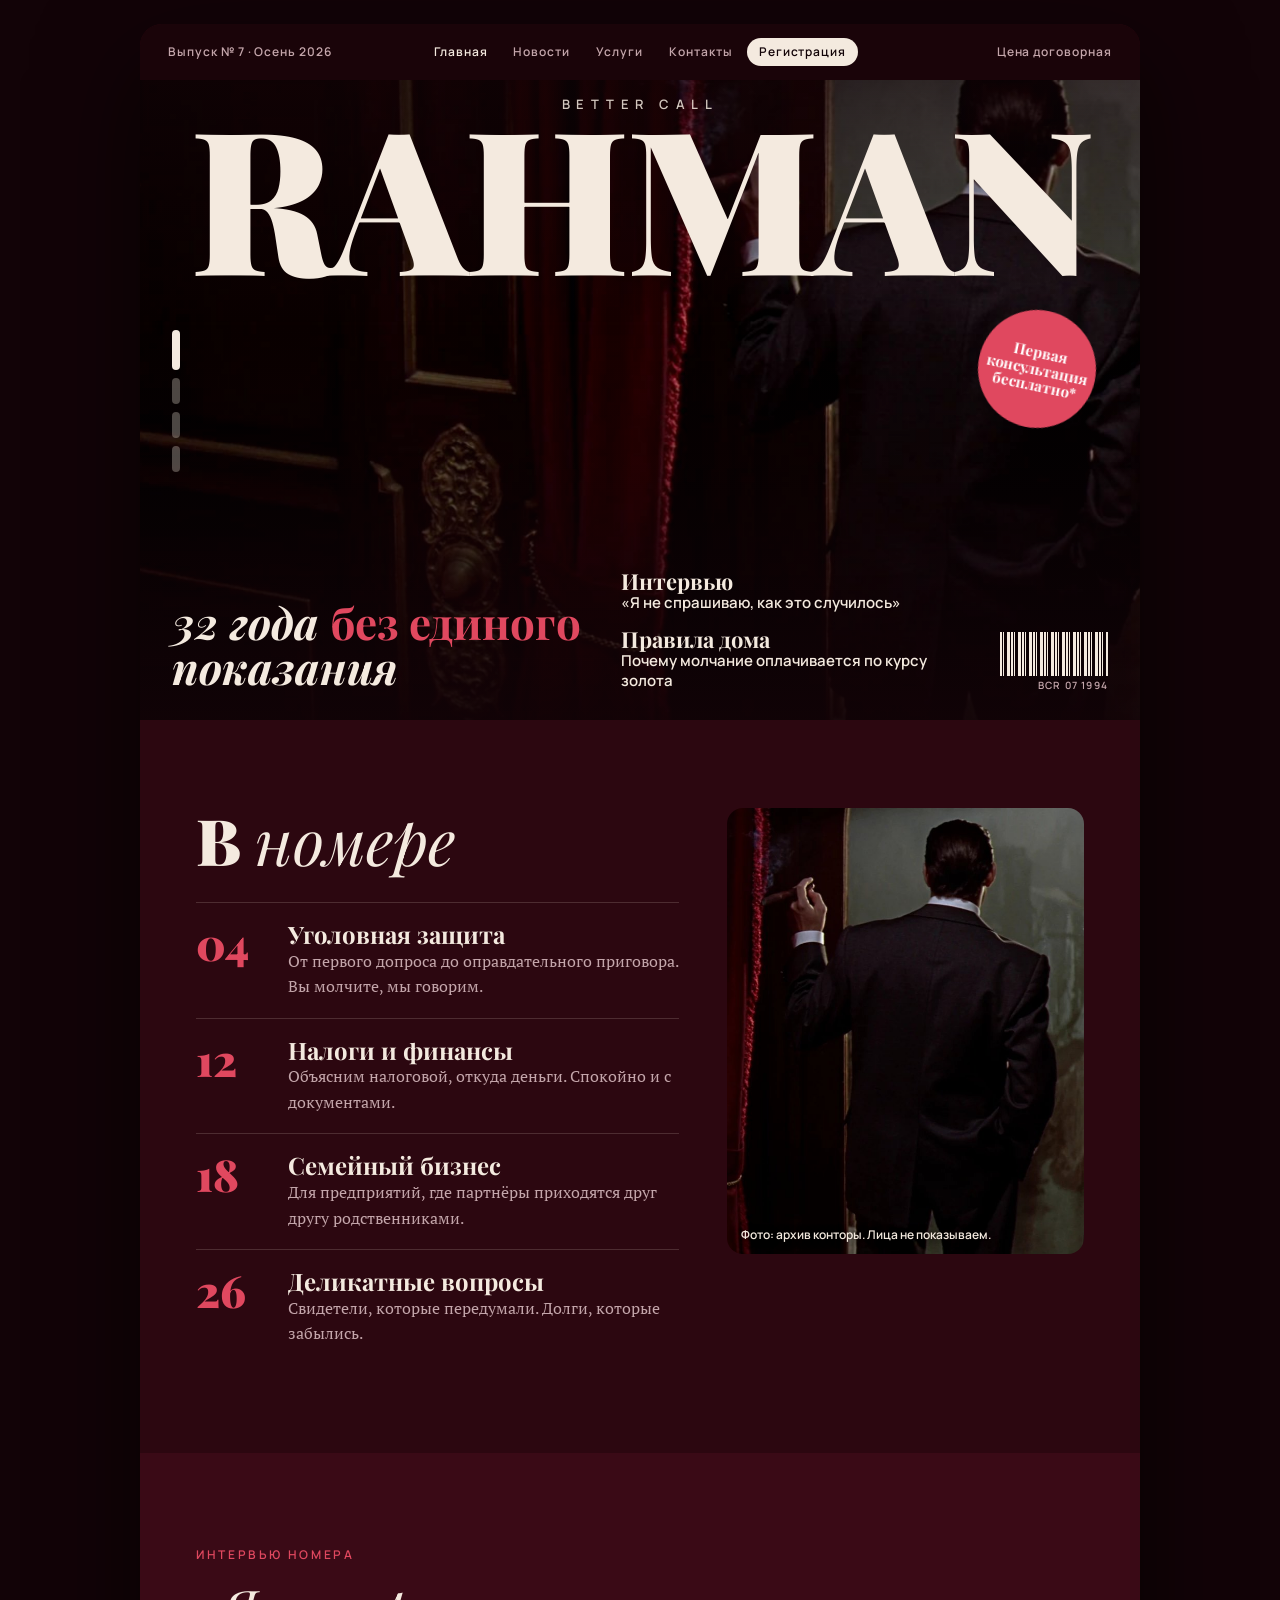
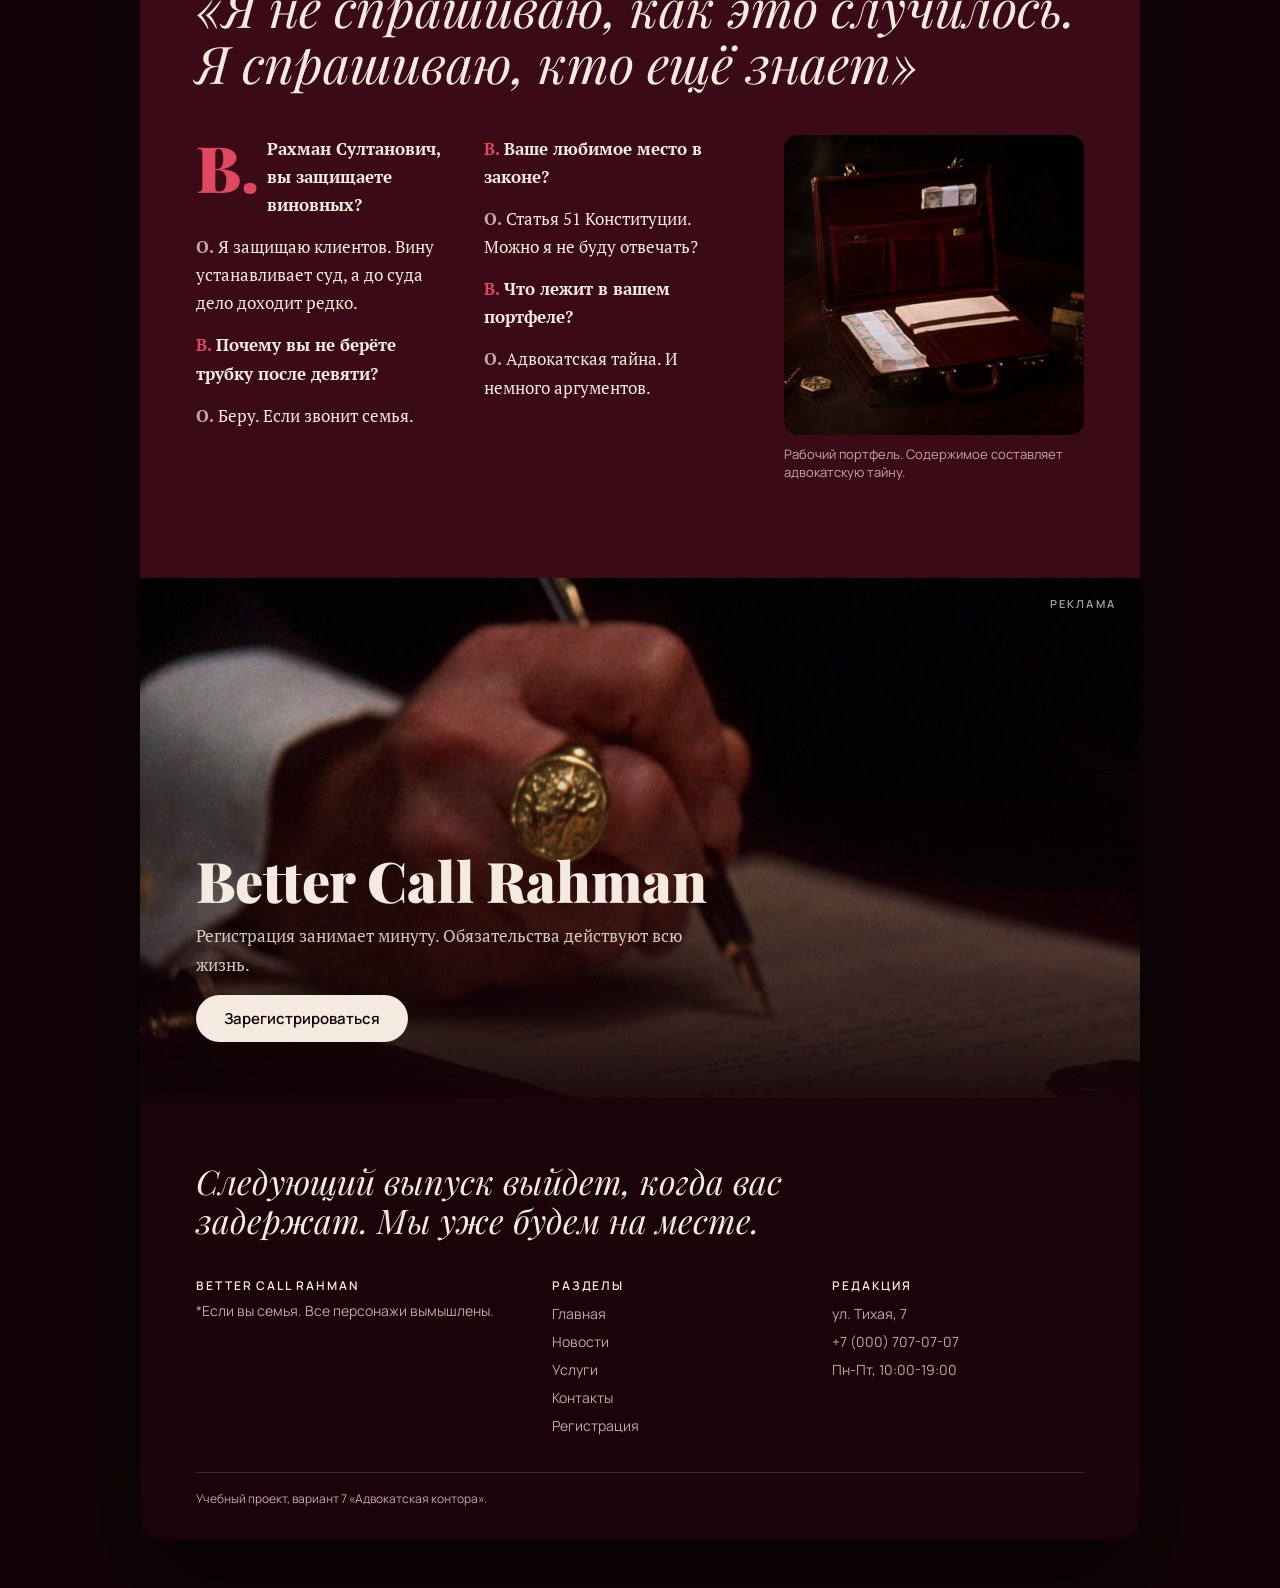
<file: concepts/b-zhurnal.html>
<!DOCTYPE html>
<html lang="ru">
<head>
<meta charset="UTF-8">
<meta name="viewport" content="width=device-width, initial-scale=1, viewport-fit=cover">
<title>Журнал · Better Call Rahman</title>
<link rel="preconnect" href="https://fonts.googleapis.com">
<link rel="preconnect" href="https://fonts.gstatic.com" crossorigin>
<link rel="stylesheet" href="https://fonts.googleapis.com/css2?family=Playfair+Display:ital,wght@0,500;0,700;0,900;1,400;1,700&amp;family=PT+Serif:ital,wght@0,400;0,700;1,400&amp;family=Manrope:wght@400;600&amp;display=swap">
<style>
  :root {
    color-scheme: dark;
    --ink: #120307;
    --paper: #2c0710;
    --paper-2: #3a0a16;
    --deep: #1a0409;
    --bone: #f4eadf;
    --muted: #c4a6ab;
    --red: #e0485f;
    --line: rgba(244, 234, 223, .16);
    --f-mast: "Playfair Display", Georgia, serif;
    --f-text: "PT Serif", Georgia, serif;
    --f-ui: "Manrope", system-ui, sans-serif;
    --ease: cubic-bezier(.16, 1, .3, 1);
  }
  * { box-sizing: border-box; }
  body { margin: 0; padding-block: 24px 48px; background: var(--ink); color: var(--bone); font: 400 17px/1.65 var(--f-text); -webkit-font-smoothing: antialiased; }
  img { display: block; max-width: 100%; }
  a { color: inherit; }
  h1, h2, h3, p, figure, blockquote, dl, dd { margin: 0; }
  :focus-visible { outline: 2px solid var(--bone); outline-offset: 3px; }

  .page { width: 1000px; margin: 0 auto; background: var(--paper); border-radius: 22px; overflow: clip; box-shadow: 0 40px 100px rgba(0, 0, 0, .6); }

  .topline { display: grid; grid-template-columns: 1fr auto 1fr; align-items: center; gap: 16px; padding: 14px 28px; font: 600 12px/1 var(--f-ui); letter-spacing: .08em; color: var(--muted); background: var(--deep); }
  .topline > :last-child { text-align: right; }
  .nav { display: flex; gap: 2px; margin: 0; padding: 0; list-style: none; }
  .nav a { display: inline-block; padding: 8px 12px; border-radius: 999px; text-decoration: none; color: var(--muted); transition: color .5s var(--ease), background-color .5s var(--ease); }
  .nav a:hover, .nav a[aria-current="page"] { color: var(--bone); }
  .nav .cta { background: var(--bone); color: var(--ink); }
  .nav .cta:hover { background: #fff; color: var(--ink); }

  /* обложка */
  .cover { position: relative; height: 640px; overflow: hidden; background: var(--ink); }
  .slide { position: absolute; inset: 0; opacity: 0; transition: opacity 1.8s var(--ease); }
  .slide.is-active { opacity: 1; }
  .slide img { width: 100%; height: 100%; object-fit: cover; transform: scale(1.05); }
  .slide.is-active img, .slide.is-leaving img { animation: kb 12s linear both; }
  .cover::after { content: ""; position: absolute; inset: 0; background: linear-gradient(180deg, rgba(18, 3, 7, .55) 0%, rgba(18, 3, 7, 0) 38%, rgba(18, 3, 7, .2) 60%, rgba(18, 3, 7, .9) 100%); }
  .mast { position: absolute; z-index: 2; left: 0; right: 0; top: 18px; text-align: center; }
  .mast small { display: block; font: 600 13px/1 var(--f-ui); letter-spacing: .5em; text-transform: uppercase; color: rgba(244, 234, 223, .85); }
  .mast h1 { display: flex; justify-content: center; font: 900 200px/.82 var(--f-mast); letter-spacing: -.02em; color: var(--bone); }
  .mast h1 span { display: inline-block; animation: letter 1.6s var(--ease) both; animation-delay: calc(.2s + var(--i) * .09s); }
  .lines { position: absolute; z-index: 2; inset: auto 32px 30px; display: grid; grid-template-columns: 1.2fr 1fr auto; gap: 28px; align-items: end; }
  .line-main { font: italic 700 44px/1.02 var(--f-mast); animation: rise 1.6s var(--ease) 1s both; }
  .line-main em { font-style: normal; color: var(--red); }
  .line-side { display: grid; gap: 14px; font: 600 15px/1.3 var(--f-ui); animation: rise 1.6s var(--ease) 1.25s both; }
  .line-side b { display: block; font: 700 22px/1.1 var(--f-mast); }
  .barcode { display: grid; gap: 4px; justify-items: end; animation: rise 1.6s var(--ease) 1.5s both; }
  .barcode i { width: 108px; height: 44px; background: repeating-linear-gradient(90deg, #f4eadf 0 2px, transparent 2px 3px, #f4eadf 3px 4px, transparent 4px 7px, #f4eadf 7px 10px, transparent 10px 11px); }
  .barcode span { font: 600 10px/1 var(--f-ui); letter-spacing: .12em; color: var(--muted); }
  .sticker { position: absolute; z-index: 3; right: 44px; top: 230px; width: 118px; height: 118px; border-radius: 50%; display: grid; place-items: center; text-align: center; background: var(--red); color: #fff; font: 700 15px/1.1 var(--f-mast); transform: rotate(12deg); box-shadow: 0 10px 30px rgba(0, 0, 0, .4); animation: stamp 1.2s var(--ease) 1.9s both; }
  .dots { position: absolute; z-index: 3; left: 32px; top: 250px; display: grid; gap: 8px; }
  .dots button { width: 8px; height: 26px; padding: 0; border: 0; border-radius: 4px; background: rgba(244, 234, 223, .3); cursor: pointer; transition: background-color .6s var(--ease), height .6s var(--ease); }
  .dots button[aria-current="true"] { background: var(--bone); height: 40px; }

  /* содержание */
  .toc { display: grid; grid-template-columns: 1.15fr .85fr; gap: 48px; padding: 88px 56px; background: var(--paper); }
  .toc h2 { font: 900 64px/1 var(--f-mast); margin-bottom: 30px; }
  .toc h2 em { font-weight: 400; }
  .toc ol { margin: 0; padding: 0; list-style: none; }
  .toc li { display: grid; grid-template-columns: 76px 1fr; gap: 16px; padding: 18px 0; border-top: 1px solid var(--line); cursor: default; }
  .toc .num { font: 900 44px/1 var(--f-mast); color: var(--red); transition: transform .8s var(--ease); }
  .toc li:hover .num, .toc li.is-on .num { transform: translateX(6px); }
  .toc h3 { font: 700 24px/1.15 var(--f-mast); }
  .toc p { font-size: 15.5px; color: var(--muted); }
  .toc__pic { position: relative; border-radius: 16px; overflow: hidden; aspect-ratio: 4 / 5; align-self: start; }
  .toc__pic img { position: absolute; inset: 0; width: 100%; height: 100%; object-fit: cover; opacity: 0; transition: opacity 1.1s var(--ease), transform 3s var(--ease); transform: scale(1.06); }
  .toc__pic img.is-on { opacity: 1; transform: none; }
  .toc__pic figcaption { position: absolute; left: 14px; bottom: 12px; right: 14px; font: 600 12px/1.3 var(--f-ui); color: var(--bone); text-shadow: 0 1px 8px #000; }

  /* интервью */
  .feature { padding: 96px 56px; background: var(--paper-2); }
  .kicker { font: 600 12px/1 var(--f-ui); letter-spacing: .22em; text-transform: uppercase; color: var(--red); }
  .feature blockquote { margin: 18px 0 44px; font: italic 400 52px/1.08 var(--f-mast); max-width: 17em; }
  .feature__cols { display: grid; grid-template-columns: 1fr 300px; gap: 44px; align-items: start; }
  .qa { column-count: 2; column-gap: 32px; }
  .qa p { margin-bottom: 14px; break-inside: avoid; }
  .qa .q { font-weight: 700; }
  .qa .q::before { content: "В. "; color: var(--red); }
  .qa .a::before { content: "О. "; font-weight: 700; color: var(--muted); }
  .qa p:first-child::first-letter { float: left; margin: 6px 8px 0 0; font: 900 64px/.8 var(--f-mast); color: var(--red); }
  .feature figure img { border-radius: 14px; aspect-ratio: 1 / 1; object-fit: cover; }
  .feature figcaption { margin-top: 10px; font: 13px/1.4 var(--f-ui); color: var(--muted); }

  /* реклама */
  .ad { position: relative; min-height: 520px; display: grid; align-items: end; padding: 56px; overflow: hidden; }
  .ad > img { position: absolute; inset: 0; width: 100%; height: 100%; object-fit: cover; transform: scale(1.08); transition: transform 2.4s var(--ease); }
  .ad.is-in > img { transform: none; }
  .ad::before { content: ""; position: absolute; inset: 0; z-index: 1; background: linear-gradient(0deg, rgba(18, 3, 7, .92), rgba(18, 3, 7, .1) 65%); }
  .ad__body { position: relative; z-index: 2; display: grid; gap: 16px; max-width: 520px; }
  .ad__label { position: absolute; z-index: 2; top: 20px; right: 24px; font: 600 11px/1 var(--f-ui); letter-spacing: .2em; text-transform: uppercase; color: rgba(244, 234, 223, .7); }
  .ad h2 { font: 900 56px/.95 var(--f-mast); }
  .ad p { color: rgba(244, 234, 223, .85); }
  .btn { justify-self: start; display: inline-flex; padding: 16px 28px; border-radius: 999px; background: var(--bone); color: var(--ink); font: 600 15px/1 var(--f-ui); text-decoration: none; transition: transform .4s var(--ease), background-color .5s var(--ease); }
  .btn:hover { background: #fff; transform: translateY(-2px); }

  .footer { padding: 64px 56px 32px; background: var(--deep); font: 14px/1.6 var(--f-ui); color: var(--muted); }
  .footer__next { font: italic 400 34px/1.15 var(--f-mast); color: var(--bone); max-width: 20em; }
  .footer__grid { display: grid; grid-template-columns: 1.3fr 1fr 1fr; gap: 28px; margin-top: 40px; }
  .footer h3 { margin-bottom: 8px; font: 600 12px/1 var(--f-ui); letter-spacing: .16em; text-transform: uppercase; color: var(--bone); }
  .footer ul { margin: 0; padding: 0; list-style: none; line-height: 2; }
  .footer a { text-decoration: none; }
  .footer a:hover { color: var(--bone); }
  .footer__legal { margin-top: 32px; padding-top: 16px; border-top: 1px solid var(--line); font-size: 12px; }

  @keyframes kb { from { transform: scale(1.05); } to { transform: scale(1.13); } }
  @keyframes letter { from { opacity: 0; transform: translateY(40%); filter: blur(6px); } to { opacity: 1; transform: none; filter: none; } }
  @keyframes rise { from { opacity: 0; transform: translateY(18px); } to { opacity: 1; transform: none; } }
  @keyframes stamp { from { opacity: 0; transform: rotate(30deg) scale(1.6); } to { opacity: 1; transform: rotate(12deg) scale(1); } }

  @media (max-width: 1040px) { body { padding: 12px 12px 36px; } .page { width: auto; } }
  @media (max-width: 720px) {
    .topline { grid-template-columns: 1fr; text-align: center; }
    .topline > :last-child { text-align: center; }
    .nav { flex-wrap: wrap; justify-content: center; }
    .cover { height: 600px; }
    .mast h1 { font-size: 92px; }
    .mast small { font-size: 10px; letter-spacing: .36em; }
    .lines { grid-template-columns: 1fr; inset: auto 20px 22px; gap: 16px; }
    .line-main { font-size: 32px; }
    .barcode { justify-items: start; }
    .sticker { width: 92px; height: 92px; font-size: 12px; top: 140px; right: 20px; }
    .dots { left: 16px; top: 150px; }
    .toc { grid-template-columns: 1fr; padding: 64px 22px; }
    .toc h2 { font-size: 46px; }
    .feature { padding: 64px 22px; }
    .feature blockquote { font-size: 34px; }
    .feature__cols { grid-template-columns: 1fr; }
    .qa { column-count: 1; }
    .ad { padding: 28px 22px; min-height: 480px; }
    .ad h2 { font-size: 40px; }
    .footer { padding: 48px 22px 28px; }
    .footer__grid { grid-template-columns: 1fr 1fr; }
    .footer__grid > :first-child { grid-column: 1 / -1; }
  }
  @media (prefers-reduced-motion: reduce) {
    *, *::before, *::after { animation-duration: .01ms !important; animation-iteration-count: 1 !important; transition-duration: .01ms !important; }
  }
</style>
</head>
<body>
<div class="page">

  <header class="topline">
    <span>Выпуск № 7 · Осень 2026</span>
    <nav aria-label="Главное меню">
      <ul class="nav">
        <li><a href="#" aria-current="page">Главная</a></li>
        <li><a href="#">Новости</a></li>
        <li><a href="#">Услуги</a></li>
        <li><a href="#">Контакты</a></li>
        <li><a class="cta" href="#">Регистрация</a></li>
      </ul>
    </nav>
    <span>Цена договорная</span>
  </header>

  <section class="cover" aria-label="Обложка">
    <div class="slide is-active"><img src="../img/slide-lawyer@2x.jpg" alt="Адвокат с сигарой у двери"></div>
    <div class="slide"><img src="../img/slide-office@2x.jpg" alt="Кабинет адвоката"></div>
    <div class="slide"><img src="../img/slide-scales@2x.jpg" alt="Весы правосудия"></div>
    <div class="slide"><img src="../img/slide-courthouse@2x.jpg" alt="Здание суда"></div>

    <div class="mast">
      <small>Better Call</small>
      <h1 aria-label="Rahman"><span style="--i:0">R</span><span style="--i:1">A</span><span style="--i:2">H</span><span style="--i:3">M</span><span style="--i:4">A</span><span style="--i:5">N</span></h1>
    </div>
    <div class="sticker">Первая<br>консультация<br>бесплатно*</div>
    <div class="dots" aria-label="Обложки номера">
      <button type="button" aria-label="Обложка 1" aria-current="true"></button>
      <button type="button" aria-label="Обложка 2" aria-current="false"></button>
      <button type="button" aria-label="Обложка 3" aria-current="false"></button>
      <button type="button" aria-label="Обложка 4" aria-current="false"></button>
    </div>
    <div class="lines">
      <p class="line-main">32 года <em>без&nbsp;единого</em> показания</p>
      <div class="line-side">
        <p><b>Интервью</b>«Я не спрашиваю, как это случилось»</p>
        <p><b>Правила дома</b>Почему молчание оплачивается по курсу золота</p>
      </div>
      <div class="barcode"><i></i><span>BCR 07 1994</span></div>
    </div>
  </section>

  <section class="toc">
    <div>
      <h2>В <em>номере</em></h2>
      <ol data-toc>
        <li data-pic="0"><span class="num">04</span><div><h3>Уголовная защита</h3><p>От первого допроса до оправдательного приговора. Вы молчите, мы говорим.</p></div></li>
        <li data-pic="1"><span class="num">12</span><div><h3>Налоги и финансы</h3><p>Объясним налоговой, откуда деньги. Спокойно и с документами.</p></div></li>
        <li data-pic="2"><span class="num">18</span><div><h3>Семейный бизнес</h3><p>Для предприятий, где партнёры приходятся друг другу родственниками.</p></div></li>
        <li data-pic="3"><span class="num">26</span><div><h3>Деликатные вопросы</h3><p>Свидетели, которые передумали. Долги, которые забылись.</p></div></li>
      </ol>
    </div>
    <figure class="toc__pic">
      <img class="is-on" src="../img/details/lawyer.jpg" alt="">
      <img src="../img/details/coins.jpg" alt="">
      <img src="../img/details/ring.jpg" alt="">
      <img src="../img/details/document.jpg" alt="">
      <figcaption>Фото: архив конторы. Лица не показываем.</figcaption>
    </figure>
  </section>

  <section class="feature">
    <p class="kicker">Интервью номера</p>
    <blockquote>«Я не спрашиваю, как это случилось. Я спрашиваю, кто ещё знает»</blockquote>
    <div class="feature__cols">
      <div class="qa">
        <p class="q">Рахман Султанович, вы защищаете виновных?</p>
        <p class="a">Я защищаю клиентов. Вину устанавливает суд, а до суда дело доходит редко.</p>
        <p class="q">Почему вы не берёте трубку после девяти?</p>
        <p class="a">Беру. Если звонит семья.</p>
        <p class="q">Ваше любимое место в законе?</p>
        <p class="a">Статья 51 Конституции. Можно я не буду отвечать?</p>
        <p class="q">Что лежит в вашем портфеле?</p>
        <p class="a">Адвокатская тайна. И немного аргументов.</p>
      </div>
      <figure>
        <img src="../img/briefcase.jpg" alt="Открытый портфель с деньгами и документами">
        <figcaption>Рабочий портфель. Содержимое составляет адвокатскую тайну.</figcaption>
      </figure>
    </div>
  </section>

  <section class="ad" data-ad>
    <img src="../img/signature.jpg" alt="Подпись договора перьевой ручкой">
    <span class="ad__label">Реклама</span>
    <div class="ad__body">
      <h2>Better Call Rahman</h2>
      <p>Регистрация занимает минуту. Обязательства действуют всю жизнь.</p>
      <a class="btn" href="#">Зарегистрироваться</a>
    </div>
  </section>

  <footer class="footer">
    <p class="footer__next">Следующий выпуск выйдет, когда вас задержат. Мы уже будем на месте.</p>
    <div class="footer__grid">
      <div><h3>Better Call Rahman</h3><p>*Если вы семья. Все персонажи вымышлены.</p></div>
      <div><h3>Разделы</h3><ul><li><a href="#">Главная</a></li><li><a href="#">Новости</a></li><li><a href="#">Услуги</a></li><li><a href="#">Контакты</a></li><li><a href="#">Регистрация</a></li></ul></div>
      <div><h3>Редакция</h3><ul><li>ул. Тихая, 7</li><li>+7 (000) 707-07-07</li><li>Пн-Пт, 10:00-19:00</li></ul></div>
    </div>
    <p class="footer__legal">Учебный проект, вариант 7 «Адвокатская контора».</p>
  </footer>
</div>

<script>
(function () {
  var reduce = matchMedia('(prefers-reduced-motion: reduce)').matches;
  var slides = [].slice.call(document.querySelectorAll('.cover .slide'));
  var dots = [].slice.call(document.querySelectorAll('.dots button'));
  var i = 0, timer;
  function show(n) {
    var prev = slides[i];
    prev.classList.remove('is-active'); prev.classList.add('is-leaving');
    setTimeout(function () { prev.classList.remove('is-leaving'); }, 1900);
    i = (n + slides.length) % slides.length;
    slides[i].classList.add('is-active');
    dots.forEach(function (d, k) { d.setAttribute('aria-current', k === i ? 'true' : 'false'); });
    clearTimeout(timer); if (!reduce) timer = setTimeout(function () { show(i + 1); }, 6500);
  }
  dots.forEach(function (d, k) { d.onclick = function () { show(k); }; });
  if (!reduce) timer = setTimeout(function () { show(1); }, 6500);

  var pics = [].slice.call(document.querySelectorAll('.toc__pic img'));
  [].slice.call(document.querySelectorAll('[data-toc] li')).forEach(function (li) {
    li.addEventListener('mouseenter', function () {
      var k = +li.dataset.pic;
      pics.forEach(function (p, j) { p.classList.toggle('is-on', j === k); });
    });
  });

  var ad = document.querySelector('[data-ad]');
  if ('IntersectionObserver' in window) {
    var io = new IntersectionObserver(function (e) { if (e[0].isIntersecting) { ad.classList.add('is-in'); io.disconnect(); } }, { threshold: .3 });
    io.observe(ad);
  } else ad.classList.add('is-in');
})();
</script>
</body>
</html>
</file>
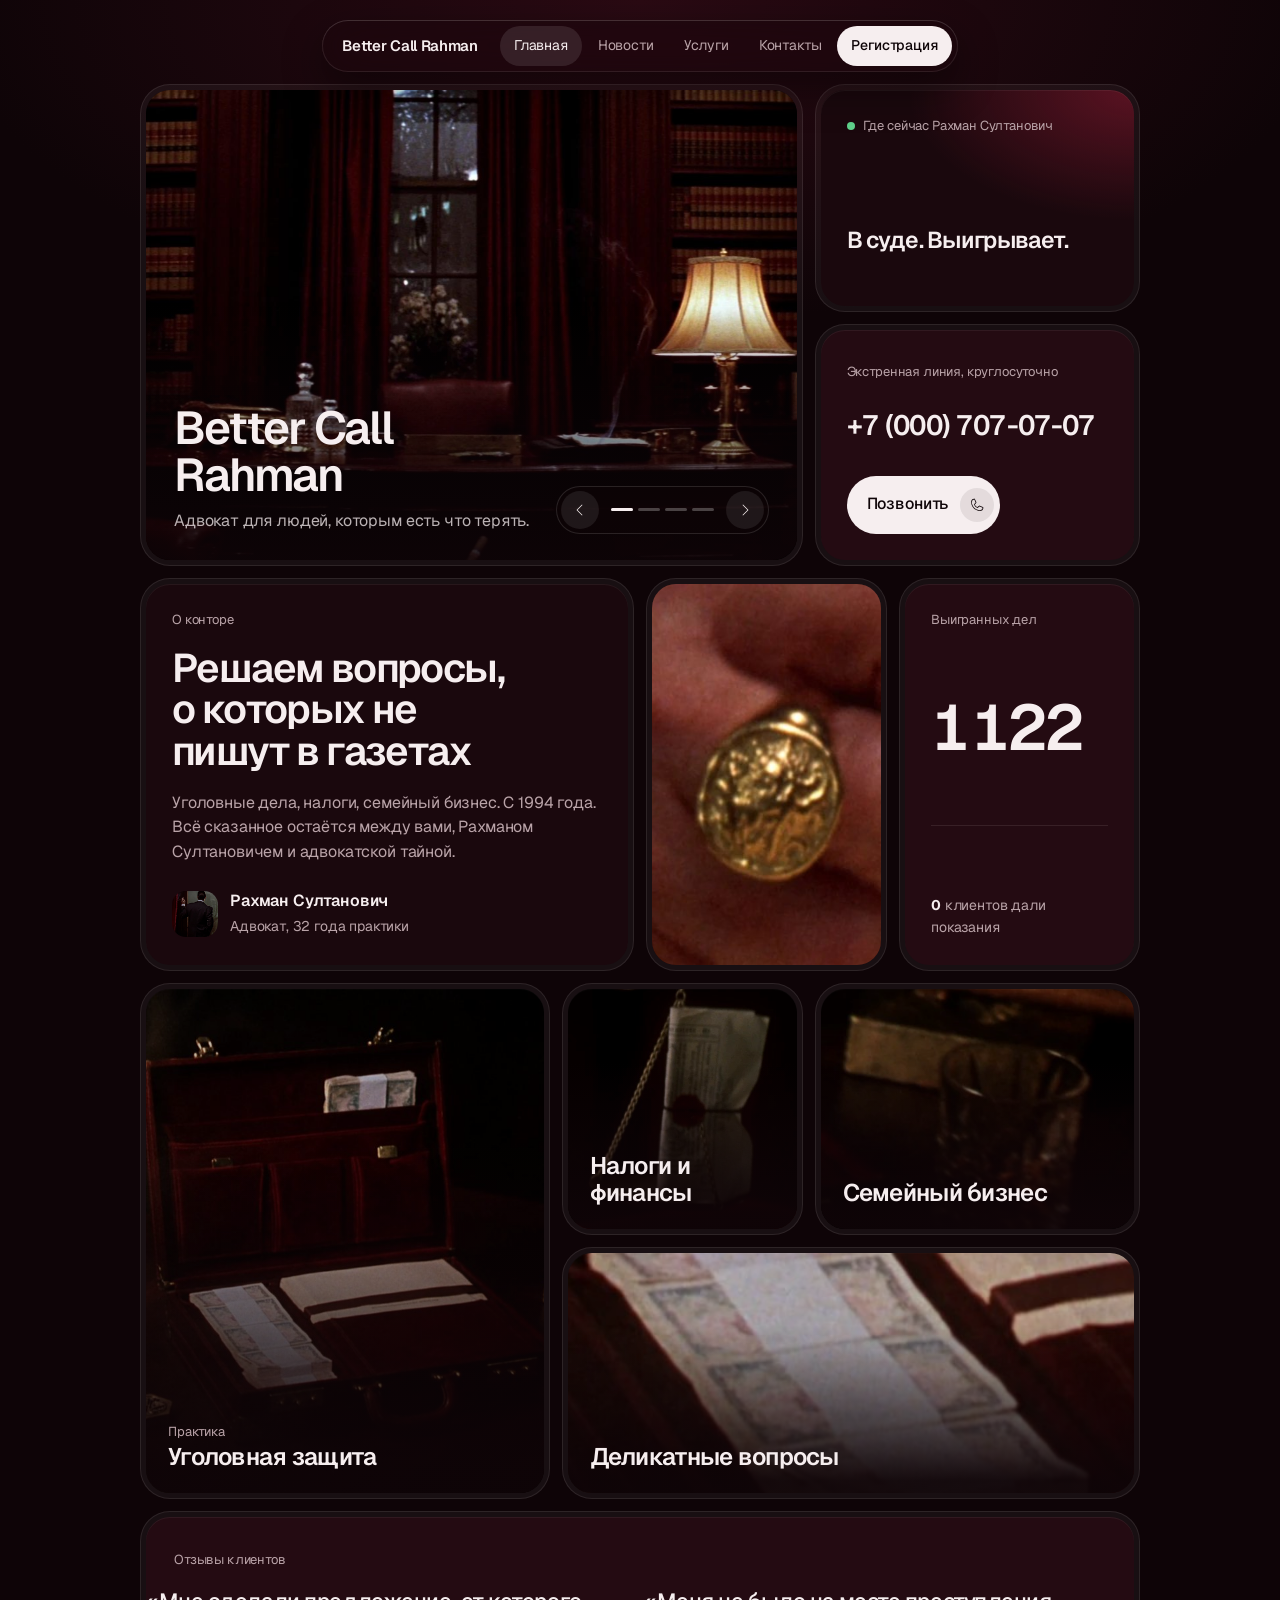
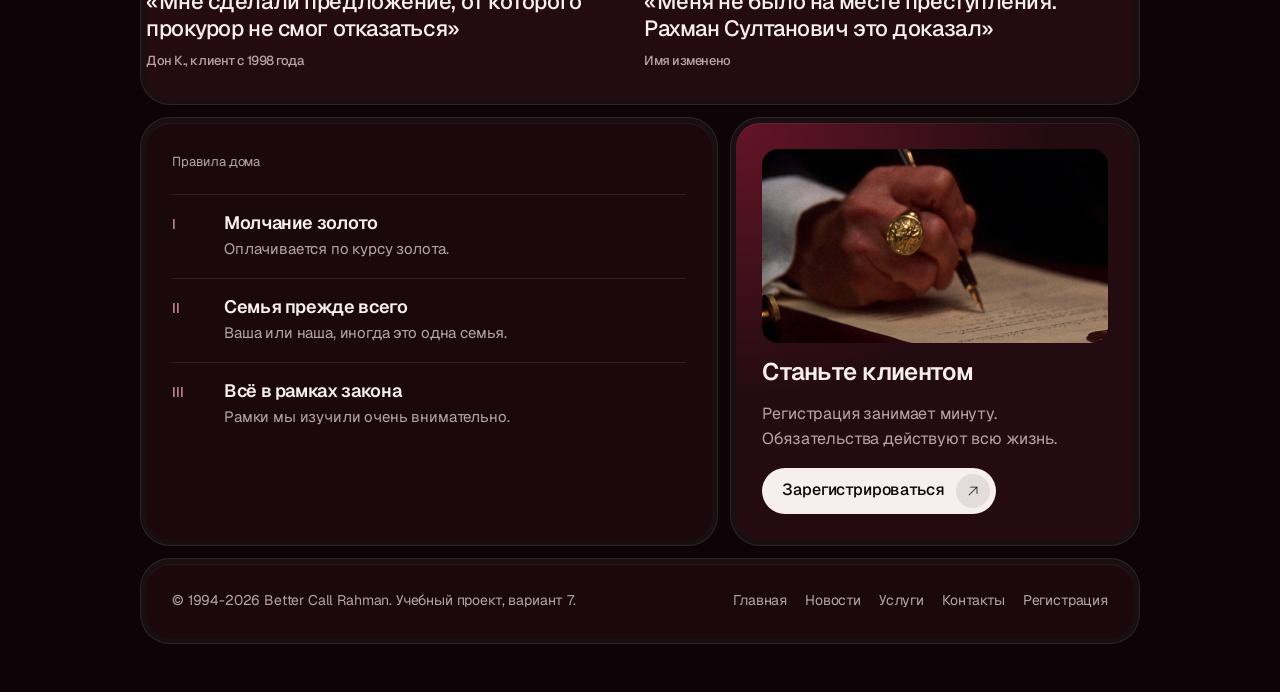
<file: concepts/c-bento.html>
<!DOCTYPE html>
<html lang="ru">
<head>
<meta charset="UTF-8">
<meta name="viewport" content="width=device-width, initial-scale=1, viewport-fit=cover">
<title>Люкс-бенто · Better Call Rahman</title>
<link rel="preconnect" href="https://fonts.googleapis.com">
<link rel="preconnect" href="https://fonts.gstatic.com" crossorigin>
<link rel="stylesheet" href="https://fonts.googleapis.com/css2?family=Geist:wght@300;400;500;600;700&amp;display=swap">
<style>
  :root {
    color-scheme: dark;
    --bg: #0e0407;
    --shell: rgba(255, 236, 240, .045);
    --shell-line: rgba(255, 236, 240, .09);
    --core: #1a080d;
    --core-2: #240b12;
    --wine: #8e1b33;
    --rose: #f0b4c0;
    --bone: #f6eeef;
    --muted: #b9a3a8;
    --f: "Geist", system-ui, -apple-system, sans-serif;
    --spring: cubic-bezier(.32, .72, 0, 1);
  }
  * { box-sizing: border-box; }
  body { margin: 0; padding-block: 20px 48px; background: radial-gradient(90% 60% at 50% 0%, #2a0a13 0%, var(--bg) 60%) fixed, var(--bg); color: var(--bone); font: 400 16px/1.55 var(--f); letter-spacing: -.01em; -webkit-font-smoothing: antialiased; }
  img { display: block; max-width: 100%; }
  a { color: inherit; }
  h1, h2, h3, p, figure, blockquote { margin: 0; }
  :focus-visible { outline: 2px solid var(--rose); outline-offset: 3px; }

  .page { width: 1000px; margin: 0 auto; display: grid; gap: 12px; }

  /* плавающая стеклянная навигация */
  .nav-wrap { position: sticky; top: calc(env(safe-area-inset-top, 0px) + 12px); z-index: 20; display: flex; justify-content: center; }
  .nav-pill { display: flex; align-items: center; gap: 22px; padding: 6px 6px 6px 20px; border-radius: 999px; background: rgba(26, 8, 13, .7); -webkit-backdrop-filter: blur(22px) saturate(160%); backdrop-filter: blur(22px) saturate(160%); box-shadow: inset 0 0 0 1px var(--shell-line), inset 0 1px 0 rgba(255, 255, 255, .08), 0 16px 40px rgba(0, 0, 0, .45); }
  .brand { font-weight: 600; font-size: 15px; letter-spacing: -.02em; text-decoration: none; white-space: nowrap; }
  .nav { display: flex; gap: 2px; margin: 0; padding: 0; list-style: none; }
  .nav a { display: inline-block; padding: 9px 14px; border-radius: 999px; font-size: 14px; color: var(--muted); text-decoration: none; transition: color .6s var(--spring), background-color .6s var(--spring); }
  .nav a:hover { color: var(--bone); background: rgba(255, 255, 255, .06); }
  .nav a[aria-current="page"] { color: var(--bone); background: rgba(255, 255, 255, .1); }
  .nav .cta { color: var(--bg); background: var(--bone); font-weight: 500; }
  .nav .cta:hover { color: var(--bg); background: #fff; }

  /* двойная рамка: оболочка + ядро */
  .grid { display: grid; grid-template-columns: repeat(12, minmax(0, 1fr)); gap: 12px; }
  .shell { padding: 6px; border-radius: 30px; background: var(--shell); box-shadow: inset 0 0 0 1px var(--shell-line); }
  .core { position: relative; height: 100%; overflow: hidden; border-radius: 24px; background: var(--core); box-shadow: inset 0 1px 0 rgba(255, 255, 255, .06); }
  .pad { padding: 26px; }

  .js .shell { opacity: 0; transform: translateY(28px) scale(.98); filter: blur(6px); transition: opacity 1.2s var(--spring), transform 1.2s var(--spring), filter 1.2s var(--spring); transition-delay: var(--d, 0s); }
  .js .shell.is-in { opacity: 1; transform: none; filter: none; }

  .label { display: inline-flex; align-items: center; gap: 8px; font-size: 13px; color: var(--muted); }
  .h-lg { font-size: 40px; font-weight: 600; line-height: 1.04; letter-spacing: -.04em; text-wrap: balance; }
  .h-md { font-size: 24px; font-weight: 600; line-height: 1.12; letter-spacing: -.03em; }

  /* слайдер */
  .hero { grid-column: 1 / 9; grid-row: span 2; }
  .hero .core { min-height: 470px; background: #000; }
  .slide { position: absolute; inset: 0; opacity: 0; transition: opacity 1.6s var(--spring); }
  .slide.is-active { opacity: 1; }
  .slide img { width: 100%; height: 100%; object-fit: cover; transform: scale(1.05); }
  .slide.is-active img, .slide.is-leaving img { animation: kb 10s linear both; }
  .hero .core::after { content: ""; position: absolute; inset: 0; background: linear-gradient(0deg, rgba(14, 4, 7, .9), rgba(14, 4, 7, 0) 55%); pointer-events: none; }
  .hero__text { position: absolute; z-index: 2; left: 28px; right: 28px; bottom: 26px; display: flex; align-items: end; justify-content: space-between; gap: 20px; }
  .hero__text h1 { max-width: 11em; font-size: 46px; font-weight: 600; line-height: 1.02; letter-spacing: -.045em; }
  .hero__text p { margin-top: 10px; color: rgba(246, 238, 239, .75); }
  .ctrl { display: flex; align-items: center; gap: 6px; padding: 5px; border-radius: 999px; background: rgba(14, 4, 7, .5); box-shadow: inset 0 0 0 1px rgba(255, 255, 255, .12); }
  .ctrl button { width: 38px; height: 38px; padding: 0; border: 0; border-radius: 50%; display: grid; place-items: center; color: var(--bone); background: rgba(255, 255, 255, .08); cursor: pointer; transition: background-color .5s var(--spring), transform .3s var(--spring); }
  .ctrl button:hover { background: rgba(255, 255, 255, .2); }
  .ctrl button:active { transform: scale(.92); }
  .ctrl svg { width: 16px; height: 16px; }
  .bars { display: flex; gap: 5px; padding: 0 6px; }
  .bars i { position: relative; width: 22px; height: 3px; border-radius: 3px; background: rgba(255, 255, 255, .25); overflow: hidden; }
  .bars i b { position: absolute; inset: 0; background: var(--bone); transform: scaleX(0); transform-origin: left; }

  /* статус */
  .status { grid-column: 9 / 13; }
  .status .core { display: grid; align-content: space-between; gap: 18px; min-height: 180px; background: radial-gradient(120% 100% at 100% 0%, rgba(142, 27, 51, .55), transparent 60%), var(--core); }
  .live::before { content: ""; width: 8px; height: 8px; border-radius: 50%; background: #5fd18b; box-shadow: 0 0 0 0 rgba(95, 209, 139, .6); animation: pulse 2.4s ease-in-out infinite; }
  .status__rot { display: grid; }
  .status__rot p { grid-area: 1 / 1; font-size: 23px; font-weight: 600; line-height: 1.15; letter-spacing: -.03em; opacity: 0; transform: translateY(10px); transition: opacity .9s var(--spring), transform .9s var(--spring); }
  .status__rot p.is-on { opacity: 1; transform: none; }

  /* телефон */
  .phone { grid-column: 9 / 13; }
  .phone .core { display: grid; gap: 16px; background: var(--core-2); }
  .phone__num { font-size: 28px; font-weight: 600; letter-spacing: -.03em; font-variant-numeric: tabular-nums; white-space: nowrap; }
  .btn { justify-self: start; display: inline-flex; align-items: center; gap: 12px; padding: 6px 6px 6px 20px; border-radius: 999px; background: var(--bone); color: var(--bg); font-weight: 500; text-decoration: none; transition: transform .4s var(--spring); }
  .btn i { display: grid; place-items: center; width: 34px; height: 34px; border-radius: 50%; background: rgba(14, 4, 7, .08); transition: transform .6s var(--spring); }
  .btn svg { width: 16px; height: 16px; }
  .btn:hover i { transform: translate(2px, -2px) scale(1.06); }
  .btn:active { transform: scale(.97); }

  /* о конторе */
  .intro { grid-column: 1 / 7; }
  .intro .core { display: grid; gap: 18px; }
  .intro p { color: var(--muted); }
  .person { display: flex; align-items: center; gap: 12px; margin-top: 6px; }
  .person img { width: 46px; height: 46px; border-radius: 14px; object-fit: cover; object-position: 50% 20%; }
  .person b { display: block; font-weight: 600; }
  .person span { font-size: 14px; color: var(--muted); }

  .ring { grid-column: 7 / 10; }
  .ring .core img, .pic img { width: 100%; height: 100%; object-fit: cover; transition: transform 2.2s var(--spring); }
  .ring:hover img, .pic:hover img { transform: scale(1.06); }

  .stats { grid-column: 10 / 13; }
  .stats .core { display: grid; align-content: space-between; gap: 20px; background: var(--core-2); }
  .big { font-size: 64px; font-weight: 600; line-height: .9; letter-spacing: -.06em; font-variant-numeric: tabular-nums; }
  .stats small { font-size: 14px; color: var(--muted); }
  .stats hr { width: 100%; height: 1px; margin: 0; border: 0; background: var(--shell-line); }

  /* услуги с фото */
  .svc .core { min-height: 240px; display: grid; align-content: end; background: #000; }
  .svc .core > img { position: absolute; inset: 0; width: 100%; height: 100%; object-fit: cover; opacity: .75; transition: transform 2.2s var(--spring), opacity 1s var(--spring); }
  .svc .core::after { content: ""; position: absolute; inset: 0; background: linear-gradient(0deg, rgba(14, 4, 7, .95) 5%, rgba(14, 4, 7, 0) 70%); }
  .svc .txt { position: relative; z-index: 1; padding: 22px; }
  .svc .txt p { max-height: 0; overflow: hidden; color: rgba(246, 238, 239, .8); font-size: 15px; opacity: 0; transition: max-height 1s var(--spring), opacity 1s var(--spring), margin 1s var(--spring); }
  .svc:hover .core > img { transform: scale(1.06); opacity: .9; }
  .svc:hover .txt p, .svc:focus-within .txt p { max-height: 90px; margin-top: 8px; opacity: 1; }
  .s1 { grid-column: 1 / 6; grid-row: span 2; }
  .s1 .core { min-height: 492px; }
  .s2 { grid-column: 6 / 9; }
  .s3 { grid-column: 9 / 13; }
  .s4 { grid-column: 6 / 13; }

  /* бегущие отзывы */
  .quotes { grid-column: 1 / -1; }
  .quotes .core { padding: 30px 0; background: var(--core-2); }
  .quotes .label { padding: 0 28px 18px; }
  .track { display: flex; gap: 48px; width: max-content; animation: marquee 60s linear infinite; }
  .quotes:hover .track { animation-play-state: paused; }
  .track blockquote { max-width: 30ch; font-size: 22px; font-weight: 500; line-height: 1.25; letter-spacing: -.02em; }
  .track cite { display: block; margin-top: 10px; font-size: 13px; font-style: normal; color: var(--muted); }

  /* правила и регистрация */
  .rules { grid-column: 1 / 8; }
  .rules ol { display: grid; gap: 4px; margin: 20px 0 0; padding: 0; list-style: none; }
  .rules li { display: grid; grid-template-columns: 38px 1fr; gap: 14px; align-items: baseline; padding: 14px 0; border-top: 1px solid var(--shell-line); }
  .rules li span { font-size: 14px; color: var(--rose); font-variant-numeric: tabular-nums; }
  .rules li b { font-weight: 600; font-size: 18px; letter-spacing: -.02em; }
  .rules li em { display: block; font-style: normal; color: var(--muted); font-size: 15px; }
  .join { grid-column: 8 / 13; }
  .join .core { display: grid; gap: 16px; background: radial-gradient(120% 100% at 0% 0%, rgba(142, 27, 51, .6), transparent 65%), var(--core-2); }
  .join img { border-radius: 16px; aspect-ratio: 16 / 9; object-fit: cover; }
  .join p { color: var(--muted); }

  .footer { grid-column: 1 / -1; }
  .footer .core { display: flex; flex-wrap: wrap; justify-content: space-between; gap: 16px 32px; font-size: 14px; color: var(--muted); }
  .footer ul { display: flex; flex-wrap: wrap; gap: 4px 18px; margin: 0; padding: 0; list-style: none; }
  .footer a { text-decoration: none; }
  .footer a:hover { color: var(--bone); }

  @keyframes kb { from { transform: scale(1.05); } to { transform: scale(1.13); } }
  @keyframes marquee { to { transform: translateX(-50%); } }
  @keyframes pulse { 0%, 100% { box-shadow: 0 0 0 0 rgba(95, 209, 139, .55); } 50% { box-shadow: 0 0 0 6px rgba(95, 209, 139, 0); } }

  @media (max-width: 1040px) { body { padding: 12px 12px 36px; } .page { width: auto; } }
  @media (max-width: 760px) {
    .nav-wrap { position: static; }
    .nav-pill { flex-direction: column; gap: 8px; padding: 14px 8px 8px; border-radius: 26px; }
    .nav { flex-wrap: wrap; justify-content: center; }
    .grid > * { grid-column: 1 / -1 !important; grid-row: auto !important; }
    .hero .core { min-height: 460px; }
    .hero__text { flex-direction: column; align-items: start; }
    .hero__text h1 { font-size: 34px; }
    .s1 .core { min-height: 300px; }
    .svc .txt p { max-height: 90px; margin-top: 8px; opacity: 1; }
    .h-lg { font-size: 32px; }
  }
  @media (prefers-reduced-motion: reduce) {
    *, *::before, *::after { animation-duration: .01ms !important; animation-iteration-count: 1 !important; transition-duration: .01ms !important; }
    .js .shell { opacity: 1; transform: none; filter: none; }
  }
</style>
<script>document.documentElement.classList.add('js');</script>
</head>
<body>
<div class="page">

  <div class="nav-wrap">
    <header class="nav-pill">
      <a class="brand" href="#">Better Call Rahman</a>
      <nav aria-label="Главное меню">
        <ul class="nav">
          <li><a href="#" aria-current="page">Главная</a></li>
          <li><a href="#">Новости</a></li>
          <li><a href="#">Услуги</a></li>
          <li><a href="#">Контакты</a></li>
          <li><a class="cta" href="#">Регистрация</a></li>
        </ul>
      </nav>
    </header>
  </div>

  <div class="grid">
    <section class="shell hero" style="--d:.05s" aria-label="Слайдер">
      <div class="core">
        <div class="slide is-active"><img src="../img/slide-office@2x.jpg" alt="Кабинет адвоката"></div>
        <div class="slide"><img src="../img/slide-lawyer@2x.jpg" alt="Адвокат с сигарой"></div>
        <div class="slide"><img src="../img/slide-scales@2x.jpg" alt="Весы правосудия"></div>
        <div class="slide"><img src="../img/slide-courthouse@2x.jpg" alt="Здание суда"></div>
        <div class="hero__text">
          <div>
            <h1>Better Call Rahman</h1>
            <p>Адвокат для людей, которым есть что терять.</p>
          </div>
          <div class="ctrl">
            <button type="button" data-prev aria-label="Назад"><svg viewBox="0 0 256 256" fill="currentColor"><path d="M164.24,203.76a6,6,0,1,1-8.48,8.48l-80-80a6,6,0,0,1,0-8.48l80-80a6,6,0,0,1,8.48,8.48L88.49,128Z"/></svg></button>
            <div class="bars"><i><b></b></i><i><b></b></i><i><b></b></i><i><b></b></i></div>
            <button type="button" data-next aria-label="Вперёд"><svg viewBox="0 0 256 256" fill="currentColor"><path d="M180.24,132.24l-80,80a6,6,0,0,1-8.48-8.48L167.51,128,91.76,52.24a6,6,0,0,1,8.48-8.48l80,80A6,6,0,0,1,180.24,132.24Z"/></svg></button>
          </div>
        </div>
      </div>
    </section>

    <section class="shell status" style="--d:.15s">
      <div class="core pad">
        <span class="label live">Где сейчас Рахман Султанович</span>
        <div class="status__rot" data-rot>
          <p class="is-on">В суде. Выигрывает.</p>
          <p>Пьёт эспрессо с прокурором.</p>
          <p>На встрече с семьёй.</p>
          <p>Не берёт трубку. Шутка, берёт.</p>
        </div>
      </div>
    </section>

    <section class="shell phone" style="--d:.25s">
      <div class="core pad">
        <span class="label">Экстренная линия, круглосуточно</span>
        <span class="phone__num">+7 (000) 707-07-07</span>
        <a class="btn" href="tel:+70007070707">Позвонить <i><svg viewBox="0 0 256 256" fill="currentColor"><path d="M221.59,160.3l-47.24-21.17a14,14,0,0,0-13.28,1.22,4.81,4.81,0,0,0-.56.42l-24.69,21a1.88,1.88,0,0,1-1.68.06c-15.87-7.66-32.31-24-40-39.65a1.910,1.910,0,0,1,0-1.68l21.070-25a6.13,6.13,0,0,0,.42-.58,14,14,0,0,0,1.12-13.27L95.73,34.49a14,14,0,0,0-14.56-8.38A54.24,54.24,0,0,0,34,80c0,78.3,63.7,142,142,142a54.25,54.25,0,0,0,53.89-47.17A14,14,0,0,0,221.59,160.3ZM176,210C104.32,210,46,151.68,46,80A42.23,42.23,0,0,1,82.67,38h.23a2,2,0,0,1,1.84,1.31l21.1,47.11a2,2,0,0,1,0,1.67L84.73,113.15a4.73,4.73,0,0,0-.43.57,14,14,0,0,0-.91,13.73c8.87,18.16,27.17,36.32,45.53,45.19a14,14,0,0,0,13.77-1c.19-.13.38-.27.56-.42l24.68-21a1.92,1.92,0,0,1,1.6-.1l47.25,21.17a2,2,0,0,1,1.21,2A42.24,42.24,0,0,1,176,210Z"/></svg></i></a>
      </div>
    </section>

    <section class="shell intro">
      <div class="core pad">
        <span class="label">О конторе</span>
        <h2 class="h-lg">Решаем вопросы, о которых не пишут в газетах</h2>
        <p>Уголовные дела, налоги, семейный бизнес. С 1994 года. Всё сказанное остаётся между вами, Рахманом Султановичем и адвокатской тайной.</p>
        <div class="person">
          <img src="../img/details/lawyer.jpg" alt="">
          <div><b>Рахман Султанович</b><span>Адвокат, 32 года практики</span></div>
        </div>
      </div>
    </section>

    <figure class="shell ring" style="--d:.1s">
      <div class="core"><img src="../img/details/ring.jpg" alt="Золотой перстень на руке"></div>
    </figure>

    <section class="shell stats" style="--d:.2s">
      <div class="core pad">
        <span class="label">Выигранных дел</span>
        <span class="big" data-count="1214">1 214</span>
        <hr>
        <small><b style="color:var(--bone)">0</b> клиентов дали показания</small>
      </div>
    </section>

    <article class="shell svc s1">
      <div class="core" tabindex="0"><img src="../img/briefcase.jpg" alt="">
        <div class="txt"><span class="label">Практика</span><h3 class="h-md">Уголовная защита</h3><p>От первого допроса до оправдательного приговора. Вы молчите, мы говорим.</p></div>
      </div>
    </article>
    <article class="shell svc s2" style="--d:.1s">
      <div class="core" tabindex="0"><img src="../img/details/document.jpg" alt="">
        <div class="txt"><h3 class="h-md">Налоги и финансы</h3><p>Объясним налоговой, откуда деньги. Спокойно и с документами.</p></div>
      </div>
    </article>
    <article class="shell svc s3" style="--d:.2s">
      <div class="core" tabindex="0"><img src="../img/details/glass.jpg" alt="">
        <div class="txt"><h3 class="h-md">Семейный бизнес</h3><p>Для предприятий, где партнёры приходятся друг другу родственниками.</p></div>
      </div>
    </article>
    <article class="shell svc s4" style="--d:.15s">
      <div class="core" tabindex="0"><img src="../img/details/cash.jpg" alt="">
        <div class="txt"><h3 class="h-md">Деликатные вопросы</h3><p>Свидетели, которые передумали. Долги, которые забылись. Подробности при встрече.</p></div>
      </div>
    </article>

    <section class="shell quotes" aria-label="Отзывы">
      <div class="core">
        <span class="label">Отзывы клиентов</span>
        <div class="track">
          <blockquote>«Мне сделали предложение, от которого прокурор не смог отказаться»<cite>Дон К., клиент с 1998 года</cite></blockquote>
          <blockquote>«Меня не было на месте преступления. Рахман Султанович это доказал»<cite>Имя изменено</cite></blockquote>
          <blockquote>«Когда судья спросил, кто мой адвокат, в зале стало тихо»<cite>Т. Б., предприниматель</cite></blockquote>
          <blockquote>«Налоговая извинилась. Дважды»<cite>Семья Г.</cite></blockquote>
          <blockquote aria-hidden="true">«Мне сделали предложение, от которого прокурор не смог отказаться»<cite>Дон К., клиент с 1998 года</cite></blockquote>
          <blockquote aria-hidden="true">«Меня не было на месте преступления. Рахман Султанович это доказал»<cite>Имя изменено</cite></blockquote>
          <blockquote aria-hidden="true">«Когда судья спросил, кто мой адвокат, в зале стало тихо»<cite>Т. Б., предприниматель</cite></blockquote>
          <blockquote aria-hidden="true">«Налоговая извинилась. Дважды»<cite>Семья Г.</cite></blockquote>
        </div>
      </div>
    </section>

    <section class="shell rules">
      <div class="core pad">
        <span class="label">Правила дома</span>
        <ol>
          <li><span>I</span><div><b>Молчание золото</b><em>Оплачивается по курсу золота.</em></div></li>
          <li><span>II</span><div><b>Семья прежде всего</b><em>Ваша или наша, иногда это одна семья.</em></div></li>
          <li><span>III</span><div><b>Всё в рамках закона</b><em>Рамки мы изучили очень внимательно.</em></div></li>
        </ol>
      </div>
    </section>

    <section class="shell join" style="--d:.1s">
      <div class="core pad">
        <img src="../img/signature.jpg" alt="Подпись договора">
        <h2 class="h-md">Станьте клиентом</h2>
        <p>Регистрация занимает минуту. Обязательства действуют всю жизнь.</p>
        <a class="btn" href="#">Зарегистрироваться <i><svg viewBox="0 0 256 256" fill="currentColor"><path d="M198,64V168a6,6,0,0,1-12,0V78.48L68.24,196.24a6,6,0,0,1-8.48-8.48L177.52,70H88a6,6,0,0,1,0-12H192A6,6,0,0,1,198,64Z"/></svg></i></a>
      </div>
    </section>

    <footer class="shell footer">
      <div class="core pad">
        <span>© 1994-2026 Better Call Rahman. Учебный проект, вариант 7.</span>
        <ul><li><a href="#">Главная</a></li><li><a href="#">Новости</a></li><li><a href="#">Услуги</a></li><li><a href="#">Контакты</a></li><li><a href="#">Регистрация</a></li></ul>
      </div>
    </footer>
  </div>
</div>

<script>
(function () {
  var reduce = matchMedia('(prefers-reduced-motion: reduce)').matches;
  var slides = [].slice.call(document.querySelectorAll('.hero .slide'));
  var bars = [].slice.call(document.querySelectorAll('.bars b'));
  var i = 0, timer, dur = 6500;
  function fill() {
    bars.forEach(function (b, k) { b.style.transition = 'none'; b.style.transform = k < i ? 'scaleX(1)' : 'scaleX(0)'; });
    void bars[i].offsetWidth;
    if (!reduce) { bars[i].style.transition = 'transform ' + dur + 'ms linear'; bars[i].style.transform = 'scaleX(1)'; }
  }
  function show(n) {
    var prev = slides[i];
    prev.classList.remove('is-active'); prev.classList.add('is-leaving');
    setTimeout(function () { prev.classList.remove('is-leaving'); }, 1700);
    i = (n + slides.length) % slides.length;
    slides[i].classList.add('is-active');
    fill();
    clearTimeout(timer); if (!reduce) timer = setTimeout(function () { show(i + 1); }, dur);
  }
  document.querySelector('[data-prev]').onclick = function () { show(i - 1); };
  document.querySelector('[data-next]').onclick = function () { show(i + 1); };
  fill(); if (!reduce) timer = setTimeout(function () { show(1); }, dur);

  var rot = [].slice.call(document.querySelectorAll('[data-rot] p')), r = 0;
  if (!reduce) setInterval(function () { rot[r].classList.remove('is-on'); r = (r + 1) % rot.length; rot[r].classList.add('is-on'); }, 3800);

  function countUp(el) {
    var t = +el.dataset.count, s = null;
    function step(ts) { if (s === null) s = ts; var p = Math.min(1, (ts - s) / 2400), e = 1 - Math.pow(1 - p, 3);
      el.textContent = String(Math.round(t * e)).replace(/\B(?=(\d{3})+(?!\d))/g, ' '); if (p < 1) requestAnimationFrame(step); }
    requestAnimationFrame(step);
  }
  var shells = [].slice.call(document.querySelectorAll('.shell'));
  if ('IntersectionObserver' in window && !reduce) {
    var io = new IntersectionObserver(function (es) { es.forEach(function (e) {
      if (!e.isIntersecting) return; e.target.classList.add('is-in');
      var c = e.target.querySelector('[data-count]'); if (c) countUp(c);
      io.unobserve(e.target); }); }, { threshold: .15 });
    shells.forEach(function (s) { io.observe(s); });
  } else shells.forEach(function (s) { s.classList.add('is-in'); });
})();
</script>
</body>
</html>
</file>
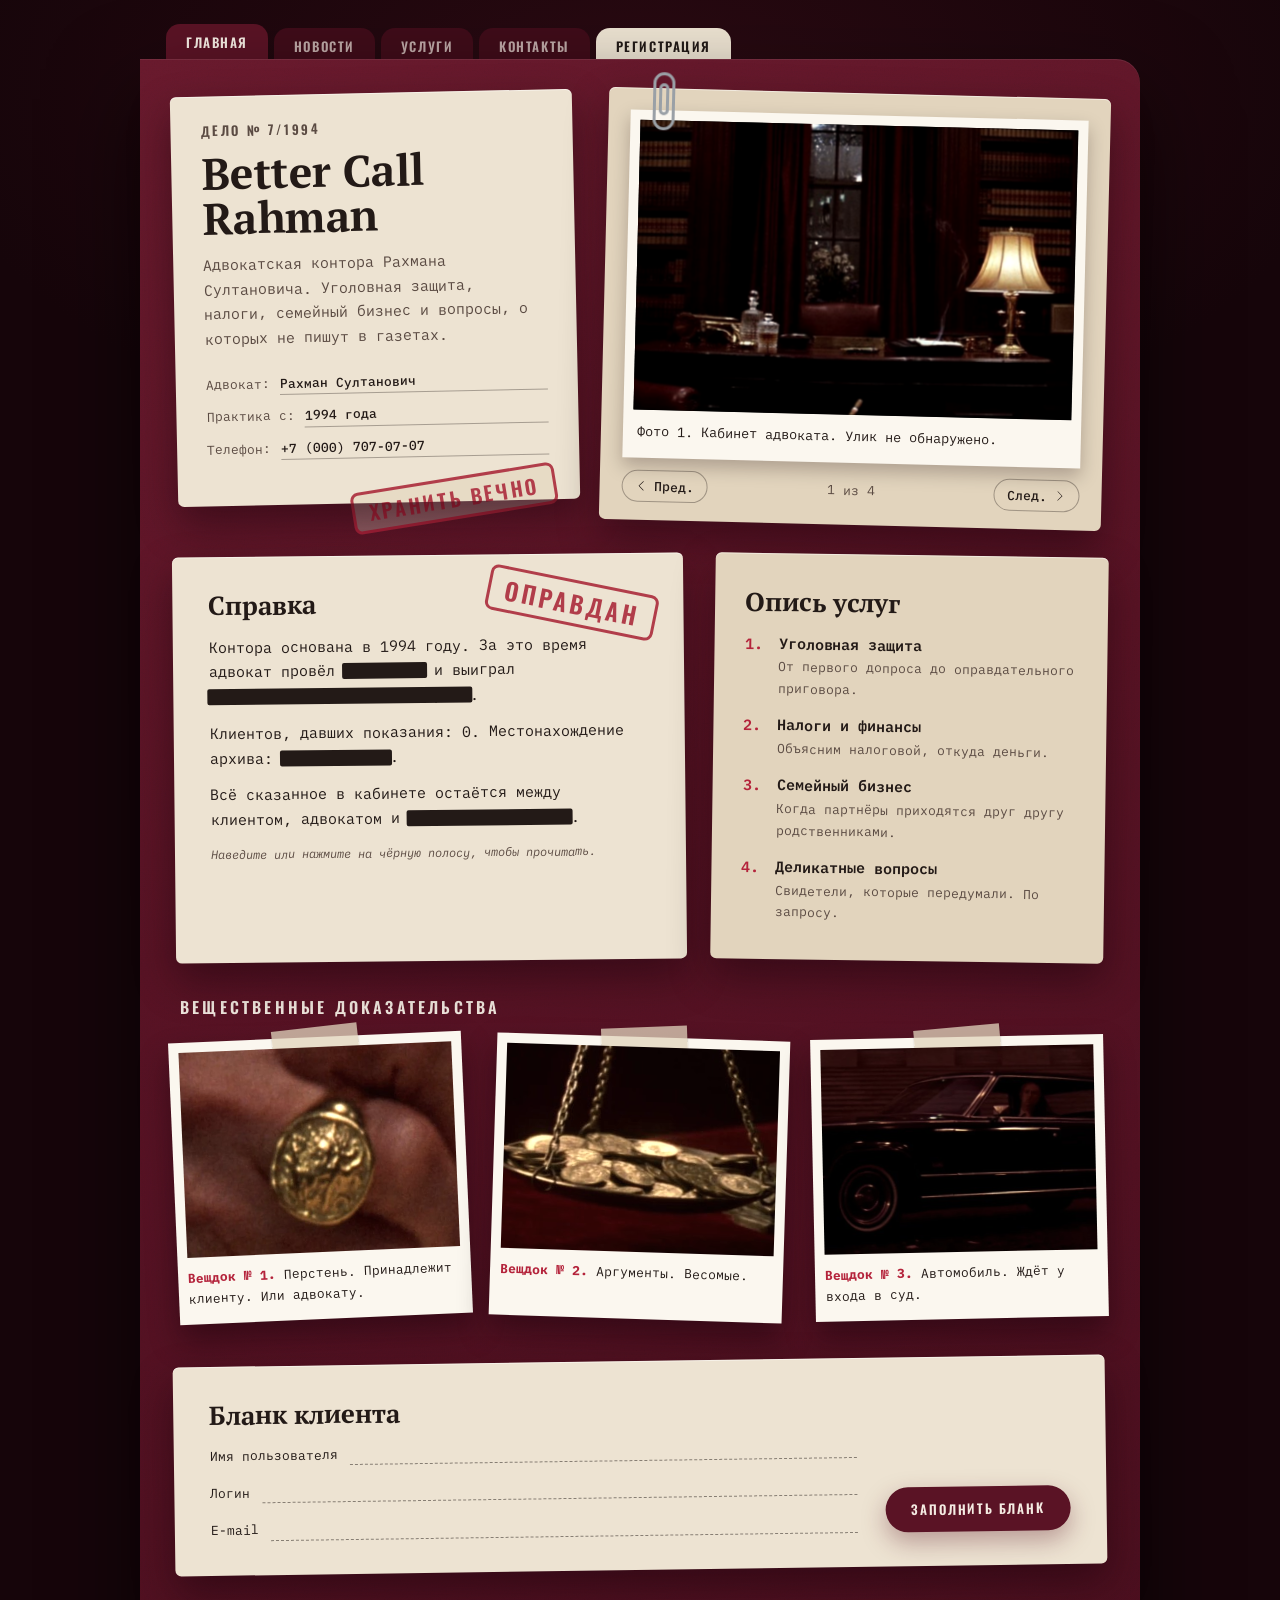
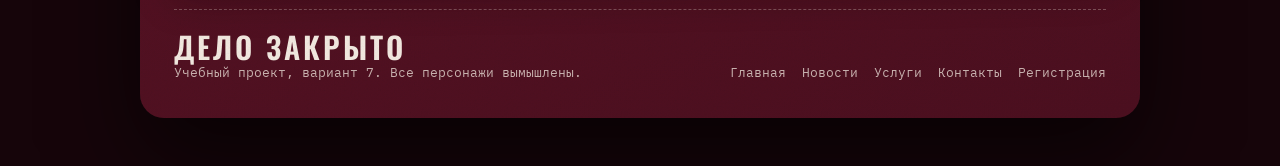
<file: concepts/d-dosye.html>
<!DOCTYPE html>
<html lang="ru">
<head>
<meta charset="UTF-8">
<meta name="viewport" content="width=device-width, initial-scale=1, viewport-fit=cover">
<title>Досье · Better Call Rahman</title>
<link rel="preconnect" href="https://fonts.googleapis.com">
<link rel="preconnect" href="https://fonts.gstatic.com" crossorigin>
<link rel="stylesheet" href="https://fonts.googleapis.com/css2?family=IBM+Plex+Mono:ital,wght@0,400;0,500;0,600;1,400&amp;family=PT+Serif:wght@400;700&amp;family=Oswald:wght@500;600&amp;display=swap">
<style>
  :root {
    color-scheme: dark;
    --desk: #16050a;
    --folder: #5a1325;
    --folder-2: #6b1a2e;
    --folder-edge: #3f0c19;
    --paper: #ede3d2;
    --paper-2: #e2d4bd;
    --ink: #231a17;
    --ink-2: #5b4b43;
    --stamp: #b4233b;
    --bone: #f4ebe2;
    --f-type: "IBM Plex Mono", "Courier New", monospace;
    --f-serif: "PT Serif", Georgia, serif;
    --f-stamp: "Oswald", "Arial Narrow", sans-serif;
    --ease: cubic-bezier(.16, 1, .3, 1);
  }
  * { box-sizing: border-box; }
  body { margin: 0; padding-block: 24px 48px; background: radial-gradient(80% 60% at 50% 10%, #2a0a12, var(--desk) 70%) fixed, var(--desk); color: var(--ink); font: 400 15px/1.65 var(--f-type); -webkit-font-smoothing: antialiased; }
  img { display: block; max-width: 100%; }
  a { color: inherit; }
  h1, h2, h3, p, figure, ol, ul { margin: 0; }
  :focus-visible { outline: 2px solid var(--stamp); outline-offset: 3px; }

  .page { width: 1000px; margin: 0 auto; }

  /* закладки папки = меню */
  .tabs { display: flex; gap: 6px; margin: 0; padding: 0 26px; list-style: none; }
  .tabs a { display: block; padding: 12px 20px 10px; border-radius: 14px 14px 0 0; background: var(--folder-edge); color: rgba(244, 235, 226, .7); font: 600 13px/1 var(--f-stamp); letter-spacing: .12em; text-transform: uppercase; text-decoration: none; transform: translateY(4px); transition: transform .6s var(--ease), background-color .6s var(--ease), color .6s var(--ease); }
  .tabs a:hover { transform: translateY(0); color: var(--bone); }
  .tabs a[aria-current="page"] { background: var(--folder); color: var(--bone); transform: none; }
  .tabs .tab-cta { background: var(--paper); color: var(--ink); }
  .tabs .tab-cta:hover { color: var(--ink); background: #fff; }

  .folder { position: relative; padding: 34px; border-radius: 0 24px 24px 24px; background: linear-gradient(160deg, var(--folder-2), var(--folder) 45%, #4c0f1f); box-shadow: inset 0 1px 0 rgba(255, 255, 255, .08), 0 40px 90px rgba(0, 0, 0, .6); }
  .folder::before { content: ""; position: absolute; inset: 0; border-radius: inherit; pointer-events: none; opacity: .25; background-image: url("data:image/svg+xml,%3Csvg xmlns='http://www.w3.org/2000/svg' width='200' height='200'%3E%3Cfilter id='n'%3E%3CfeTurbulence type='fractalNoise' baseFrequency='.7' numOctaves='3' stitchTiles='stitch'/%3E%3C/filter%3E%3Crect width='100%25' height='100%25' filter='url(%23n)' opacity='.6'/%3E%3C/svg%3E"); mix-blend-mode: multiply; }

  .sheet { position: relative; background: var(--paper); border-radius: 6px; box-shadow: 0 1px 0 rgba(255, 255, 255, .5) inset, 0 18px 40px rgba(20, 3, 8, .45); }
  .js .sheet { opacity: 0; transform: translateY(26px) rotate(var(--r, 0deg)); transition: opacity 1.2s var(--ease), transform 1.4s var(--ease); transition-delay: var(--d, 0s); }
  .js .sheet.is-in { opacity: 1; transform: rotate(var(--r, 0deg)); }

  .stamp { position: absolute; display: inline-block; padding: 8px 14px; border: 3px solid var(--stamp); border-radius: 8px; color: var(--stamp); font: 600 20px/1 var(--f-stamp); letter-spacing: .14em; text-transform: uppercase; mix-blend-mode: multiply; opacity: .85; transform: rotate(var(--sr, -10deg)); }
  .js .stamp[data-slam] { opacity: 0; transform: rotate(var(--sr, -10deg)) scale(1.8); transition: opacity .35s ease-out, transform .5s cubic-bezier(.2, 1.4, .4, 1); }
  .js .is-in .stamp[data-slam] { opacity: .85; transform: rotate(var(--sr, -10deg)) scale(1); transition-delay: .9s; }

  /* обложка дела */
  .cover { display: grid; grid-template-columns: 1fr 1.25fr; gap: 28px; align-items: start; }
  .label-card { --r: -1.2deg; padding: 28px 30px 30px; }
  .label-card .no { font: 600 13px/1 var(--f-stamp); letter-spacing: .2em; text-transform: uppercase; color: var(--ink-2); }
  .label-card h1 { margin: 14px 0 12px; font: 700 44px/1.02 var(--f-serif); letter-spacing: -.01em; }
  .label-card p { color: var(--ink-2); }
  .fields { display: grid; gap: 10px; margin-top: 22px; }
  .fields div { display: flex; gap: 10px; align-items: baseline; font-size: 13px; }
  .fields dt { color: var(--ink-2); white-space: nowrap; }
  .fields dd { flex: 1; margin: 0; border-bottom: 1px solid rgba(35, 26, 23, .35); font-weight: 500; }
  .label-card .stamp { right: 22px; bottom: -18px; --sr: -8deg; background: rgba(237, 227, 210, .4); }

  /* фотоматериалы = слайдер */
  .photos { --r: 1.4deg; padding: 22px 22px 18px; background: var(--paper-2); }
  .clip { position: absolute; top: -16px; left: 44px; width: 22px; height: 58px; border: 3px solid #9aa0a6; border-radius: 12px; z-index: 3; }
  .clip::after { content: ""; position: absolute; left: 3px; right: 3px; top: 8px; bottom: 12px; border: 3px solid #9aa0a6; border-radius: 8px; }
  .polaroid { position: relative; padding: 10px 10px 0; background: #fbf7ef; box-shadow: 0 8px 18px rgba(20, 3, 8, .25); }
  .polaroid .frame { position: relative; height: 290px; overflow: hidden; background: #111; }
  .slide { position: absolute; inset: 0; opacity: 0; transition: opacity 1.4s var(--ease); }
  .slide.is-active { opacity: 1; }
  .slide img { width: 100%; height: 100%; object-fit: cover; filter: sepia(.25) contrast(1.05); transform: scale(1.05); }
  .slide.is-active img { animation: kb 9s linear both; }
  .polaroid p { padding: 10px 4px 12px; font-size: 13.5px; min-height: 48px; }
  .photo-nav { display: flex; justify-content: space-between; align-items: center; margin-top: 12px; font-size: 13px; color: var(--ink-2); }
  .photo-nav button { display: inline-flex; align-items: center; gap: 6px; padding: 8px 12px; border: 1px solid rgba(35, 26, 23, .35); border-radius: 999px; background: transparent; font: 500 13px/1 var(--f-type); color: var(--ink); cursor: pointer; transition: background-color .5s var(--ease); }
  .photo-nav button:hover { background: rgba(35, 26, 23, .08); }
  .photo-nav svg { width: 14px; height: 14px; }

  /* справка с тайной */
  .row { display: grid; grid-template-columns: 1.3fr 1fr; gap: 28px; margin-top: 30px; }
  .report { --r: -.6deg; padding: 34px 36px 40px; }
  .report h2, .inventory h2, .blank h2 { margin-bottom: 16px; font: 700 26px/1.1 var(--f-serif); }
  .report p + p { margin-top: 12px; }
  .redact { position: relative; cursor: pointer; white-space: nowrap; }
  .redact::after { content: ""; position: absolute; left: -2px; right: -2px; top: 2px; bottom: 1px; background: var(--ink); border-radius: 2px; transform-origin: right; transition: transform 1s var(--ease); }
  .redact:hover::after, .redact.is-open::after { transform: scaleX(0); }
  .hint { margin-top: 16px; font-size: 12px; color: var(--ink-2); font-style: italic; }
  .report .stamp { right: 26px; top: 26px; --sr: 12deg; font-size: 24px; }

  .inventory { --r: .8deg; padding: 34px 30px 36px; background: var(--paper-2); }
  .inventory ol { display: grid; gap: 14px; padding: 0; list-style: none; counter-reset: n; }
  .inventory li { counter-increment: n; display: grid; grid-template-columns: 26px 1fr; gap: 8px; }
  .inventory li::before { content: counter(n) "."; color: var(--stamp); font-weight: 600; }
  .inventory b { font-weight: 600; }
  .inventory span { display: block; font-size: 13px; color: var(--ink-2); }

  /* вещдоки */
  .evidence { margin-top: 38px; }
  .evidence h2 { margin: 0 0 22px 6px; font: 600 16px/1 var(--f-stamp); letter-spacing: .2em; text-transform: uppercase; color: var(--bone); }
  .board { display: grid; grid-template-columns: repeat(3, minmax(0, 1fr)); gap: 26px; }
  .card { position: relative; padding: 10px 10px 14px; background: #fbf7ef; transform: rotate(var(--r)); box-shadow: 0 16px 30px rgba(20, 3, 8, .45); transition: transform 1s var(--ease), box-shadow 1s var(--ease); }
  .card:hover { transform: rotate(0) translateY(-6px) scale(1.02); box-shadow: 0 26px 40px rgba(20, 3, 8, .55); }
  .card::before { content: ""; position: absolute; left: 50%; top: -10px; width: 86px; height: 24px; margin-left: -43px; background: rgba(226, 212, 189, .75); transform: rotate(-4deg); box-shadow: 0 1px 2px rgba(0, 0, 0, .2); }
  .card img { width: 100%; aspect-ratio: 4 / 3; object-fit: cover; filter: sepia(.2); }
  .card p { margin-top: 10px; font-size: 13px; }
  .card b { color: var(--stamp); }

  /* бланк */
  .blank { --r: -.8deg; display: grid; grid-template-columns: 1fr auto; gap: 28px; align-items: end; margin-top: 42px; padding: 34px 36px; }
  .blank .lines { display: grid; gap: 16px; margin-top: 8px; }
  .blank .lines div { display: flex; gap: 12px; font-size: 13px; }
  .blank .lines span { flex: 1; border-bottom: 1px dashed rgba(35, 26, 23, .5); }
  .btn { display: inline-flex; align-items: center; gap: 10px; padding: 16px 26px; border-radius: 999px; background: var(--folder); color: var(--bone); font: 600 13px/1 var(--f-stamp); letter-spacing: .14em; text-transform: uppercase; text-decoration: none; box-shadow: 0 10px 24px rgba(90, 19, 37, .35); transition: transform .4s var(--ease), background-color .5s var(--ease); }
  .btn:hover { background: var(--stamp); transform: translateY(-2px); }
  .btn:active { transform: scale(.97); }

  .footer { display: flex; flex-wrap: wrap; justify-content: space-between; align-items: end; gap: 16px 28px; margin-top: 40px; padding-top: 22px; border-top: 1px dashed rgba(244, 235, 226, .3); color: rgba(244, 235, 226, .75); font-size: 13px; }
  .footer strong { display: block; font: 600 30px/1 var(--f-stamp); letter-spacing: .1em; text-transform: uppercase; color: var(--bone); }
  .footer ul { display: flex; flex-wrap: wrap; gap: 4px 16px; padding: 0; list-style: none; }
  .footer a { text-decoration: none; }
  .footer a:hover { color: var(--bone); }

  @keyframes kb { from { transform: scale(1.05); } to { transform: scale(1.12); } }

  @media (max-width: 1040px) { body { padding: 12px 10px 36px; } .page { width: auto; } }
  @media (max-width: 760px) {
    .tabs { flex-wrap: wrap; padding: 0 10px; gap: 4px; }
    .tabs a { padding: 10px 12px 8px; font-size: 11px; }
    .folder { padding: 20px 14px; border-radius: 0 18px 18px 18px; }
    .cover, .row, .blank { grid-template-columns: 1fr; }
    .label-card h1 { font-size: 34px; }
    .polaroid .frame { height: 220px; }
    .board { grid-template-columns: 1fr; gap: 30px; }
    .report, .inventory, .blank { padding: 26px 20px; }
  }
  @media (prefers-reduced-motion: reduce) {
    *, *::before, *::after { animation-duration: .01ms !important; transition-duration: .01ms !important; }
    .js .sheet { opacity: 1; transform: rotate(var(--r, 0deg)); }
    .js .stamp[data-slam] { opacity: .85; transform: rotate(var(--sr, -10deg)); }
  }
</style>
<script>document.documentElement.classList.add('js');</script>
</head>
<body>
<div class="page">

  <nav aria-label="Главное меню">
    <ul class="tabs">
      <li><a href="#" aria-current="page">Главная</a></li>
      <li><a href="#">Новости</a></li>
      <li><a href="#">Услуги</a></li>
      <li><a href="#">Контакты</a></li>
      <li><a class="tab-cta" href="#">Регистрация</a></li>
    </ul>
  </nav>

  <main class="folder">
    <div class="cover">
      <section class="sheet label-card" style="--d:.1s">
        <p class="no">Дело № 7/1994</p>
        <h1>Better Call Rahman</h1>
        <p>Адвокатская контора Рахмана Султановича. Уголовная защита, налоги, семейный бизнес и вопросы, о которых не пишут в газетах.</p>
        <dl class="fields">
          <div><dt>Адвокат:</dt><dd>Рахман Султанович</dd></div>
          <div><dt>Практика с:</dt><dd>1994 года</dd></div>
          <div><dt>Телефон:</dt><dd>+7 (000) 707-07-07</dd></div>
        </dl>
        <span class="stamp" data-slam>Хранить вечно</span>
      </section>

      <section class="sheet photos" style="--d:.3s" aria-label="Фотоматериалы">
        <span class="clip" aria-hidden="true"></span>
        <div class="polaroid">
          <div class="frame">
            <div class="slide is-active" data-cap="Фото 1. Кабинет адвоката. Улик не обнаружено."><img src="../img/slide-office.jpg" alt="Кабинет адвоката"></div>
            <div class="slide" data-cap="Фото 2. Адвокат. Лицо в кадр не попало. Случайно."><img src="../img/slide-lawyer.jpg" alt="Адвокат со спины"></div>
            <div class="slide" data-cap="Фото 3. Весы. Показания сбалансированы."><img src="../img/slide-scales.jpg" alt="Весы правосудия"></div>
            <div class="slide" data-cap="Фото 4. Здание суда. Машина подана к девяти."><img src="../img/slide-courthouse.jpg" alt="Здание суда"></div>
          </div>
          <p data-caption>Фото 1. Кабинет адвоката. Улик не обнаружено.</p>
        </div>
        <div class="photo-nav">
          <button type="button" data-prev><svg viewBox="0 0 256 256" fill="currentColor"><path d="M164.24,203.76a6,6,0,1,1-8.48,8.48l-80-80a6,6,0,0,1,0-8.48l80-80a6,6,0,0,1,8.48,8.48L88.49,128Z"/></svg>Пред.</button>
          <span data-count>1 из 4</span>
          <button type="button" data-next>След.<svg viewBox="0 0 256 256" fill="currentColor"><path d="M180.24,132.24l-80,80a6,6,0,0,1-8.48-8.48L167.51,128,91.76,52.24a6,6,0,0,1,8.48-8.48l80,80A6,6,0,0,1,180.24,132.24Z"/></svg></button>
        </div>
      </section>
    </div>

    <div class="row">
      <section class="sheet report" style="--d:.1s">
        <h2>Справка</h2>
        <p>Контора основана в 1994 году. За это время адвокат провёл <span class="redact" tabindex="0">1 214 дел</span> и выиграл <span class="redact" tabindex="0">все, о которых можно говорить</span>.</p>
        <p>Клиентов, давших показания: 0. Местонахождение архива: <span class="redact" tabindex="0">не ваше дело</span>.</p>
        <p>Всё сказанное в кабинете остаётся между клиентом, адвокатом и <span class="redact" tabindex="0">адвокатской тайной</span>.</p>
        <p class="hint">Наведите или нажмите на чёрную полосу, чтобы прочитать.</p>
        <span class="stamp" data-slam>Оправдан</span>
      </section>

      <section class="sheet inventory" style="--d:.25s">
        <h2>Опись услуг</h2>
        <ol>
          <li><div><b>Уголовная защита</b><span>От первого допроса до оправдательного приговора.</span></div></li>
          <li><div><b>Налоги и финансы</b><span>Объясним налоговой, откуда деньги.</span></div></li>
          <li><div><b>Семейный бизнес</b><span>Когда партнёры приходятся друг другу родственниками.</span></div></li>
          <li><div><b>Деликатные вопросы</b><span>Свидетели, которые передумали. По запросу.</span></div></li>
        </ol>
      </section>
    </div>

    <section class="evidence">
      <h2>Вещественные доказательства</h2>
      <div class="board">
        <figure class="card" style="--r:-2.5deg"><img src="../img/details/ring.jpg" alt="Золотой перстень"><p><b>Вещдок № 1.</b> Перстень. Принадлежит клиенту. Или адвокату.</p></figure>
        <figure class="card" style="--r:1.8deg"><img src="../img/details/coins.jpg" alt="Монеты на весах"><p><b>Вещдок № 2.</b> Аргументы. Весомые.</p></figure>
        <figure class="card" style="--r:-1.2deg"><img src="../img/details/car.jpg" alt="Чёрный автомобиль"><p><b>Вещдок № 3.</b> Автомобиль. Ждёт у входа в суд.</p></figure>
      </div>
    </section>

    <section class="sheet blank" style="--d:.1s">
      <div>
        <h2>Бланк клиента</h2>
        <div class="lines">
          <div>Имя пользователя <span></span></div>
          <div>Логин <span></span></div>
          <div>E-mail <span></span></div>
        </div>
      </div>
      <a class="btn" href="#">Заполнить бланк</a>
    </section>

    <footer class="footer">
      <div><strong>Дело закрыто</strong>Учебный проект, вариант 7. Все персонажи вымышлены.</div>
      <ul><li><a href="#">Главная</a></li><li><a href="#">Новости</a></li><li><a href="#">Услуги</a></li><li><a href="#">Контакты</a></li><li><a href="#">Регистрация</a></li></ul>
    </footer>
  </main>
</div>

<script>
(function () {
  var reduce = matchMedia('(prefers-reduced-motion: reduce)').matches;
  var slides = [].slice.call(document.querySelectorAll('.photos .slide'));
  var cap = document.querySelector('[data-caption]'), cnt = document.querySelector('[data-count]');
  var i = 0, timer;
  function show(n) {
    slides[i].classList.remove('is-active');
    i = (n + slides.length) % slides.length;
    slides[i].classList.add('is-active');
    cap.textContent = slides[i].dataset.cap; cnt.textContent = (i + 1) + ' из ' + slides.length;
    clearTimeout(timer); if (!reduce) timer = setTimeout(function () { show(i + 1); }, 6000);
  }
  document.querySelector('[data-prev]').onclick = function () { show(i - 1); };
  document.querySelector('[data-next]').onclick = function () { show(i + 1); };
  if (!reduce) timer = setTimeout(function () { show(1); }, 6000);

  [].slice.call(document.querySelectorAll('.redact')).forEach(function (r) {
    r.addEventListener('click', function () { r.classList.toggle('is-open'); });
    r.addEventListener('keydown', function (e) { if (e.key === 'Enter' || e.key === ' ') { e.preventDefault(); r.classList.toggle('is-open'); } });
  });

  var sheets = [].slice.call(document.querySelectorAll('.sheet'));
  if ('IntersectionObserver' in window && !reduce) {
    var io = new IntersectionObserver(function (es) { es.forEach(function (e) { if (e.isIntersecting) { e.target.classList.add('is-in'); io.unobserve(e.target); } }); }, { threshold: .15 });
    sheets.forEach(function (s) { io.observe(s); });
  } else sheets.forEach(function (s) { s.classList.add('is-in'); });
})();
</script>
</body>
</html>
</file>
<file: css/style.css>
/* ==========================================================
   Better Call Rahman. Адвокатская контора Рахмана Султановича.
   Настроение старого кино про мафию, но это сайт конторы:
   тёмное бордо, афишные заголовки, зерно, медленные кадры.
   ========================================================== */

:root {
  color-scheme: dark;

  --void: #050102;
  --night: #0b0204;
  --reel: #120408;
  --wine: #7a1629;
  --wine-bright: #a52641;
  --velvet: #4a0c18;
  --bone: #f2e8de;
  --muted: #a8959a;
  --line: rgba(242, 232, 222, .12);

  --f-poster: "Fira Sans Extra Condensed", "Arial Narrow", sans-serif;
  --f-caps: "Tenor Sans", "Trebuchet MS", sans-serif;
  --f-text: "Manrope", system-ui, -apple-system, "Segoe UI", sans-serif;

  --ease: cubic-bezier(.16, 1, .3, 1);
  --pad-x: 56px;
}

*,
*::before,
*::after {
  box-sizing: border-box;
}

html {
  scroll-behavior: smooth;
}

body {
  margin: 0;
  padding-block: 24px 48px;
  font-family: var(--f-text);
  font-size: 16px;
  line-height: 1.6;
  color: var(--bone);
  background: var(--night);
  -webkit-font-smoothing: antialiased;
}

/* зерно плёнки поверх страницы */
body::after {
  content: "";
  position: fixed;
  inset: 0;
  z-index: 30;
  pointer-events: none;
  opacity: .08;
  background-image: url("data:image/svg+xml,%3Csvg xmlns='http://www.w3.org/2000/svg' width='200' height='200'%3E%3Cfilter id='n'%3E%3CfeTurbulence type='fractalNoise' baseFrequency='.9' numOctaves='2' stitchTiles='stitch'/%3E%3C/filter%3E%3Crect width='100%25' height='100%25' filter='url(%23n)'/%3E%3C/svg%3E");
}

img {
  display: block;
  max-width: 100%;
}

a {
  color: inherit;
}

h1,
h2,
h3,
p,
figure,
blockquote,
dl,
dd,
ol,
ul {
  margin: 0;
}

:focus-visible {
  outline: 2px solid var(--bone);
  outline-offset: 3px;
}

.caps {
  font-family: var(--f-caps);
  font-size: 13px;
  line-height: 1.4;
  letter-spacing: .28em;
  text-transform: uppercase;
}

.poster {
  font-family: var(--f-poster);
  font-weight: 800;
  line-height: .9;
  text-transform: uppercase;
}

/* ---------- Основной блок: 1000px по центру ---------- */

.page {
  width: 1000px;
  margin: 0 auto;
  border-radius: 22px;
  overflow: clip;
  background: var(--reel);
  box-shadow: 0 40px 100px rgba(0, 0, 0, .6);
}

/* ---------- Шапка ---------- */

.header {
  display: flex;
  align-items: center;
  justify-content: space-between;
  gap: 20px;
  height: 68px;
  padding: 0 28px;
  background: var(--void);
  border-bottom: 1px solid var(--line);
}

.logo {
  font-family: var(--f-poster);
  font-size: 26px;
  font-weight: 800;
  line-height: 1;
  letter-spacing: .05em;
  text-transform: uppercase;
  text-decoration: none;
  white-space: nowrap;
}

.logo span {
  color: var(--wine-bright);
}

.nav {
  display: flex;
  align-items: center;
  gap: 4px;
  padding: 0;
  list-style: none;
}

.nav a {
  display: inline-block;
  padding: 8px 12px;
  font-family: var(--f-caps);
  font-size: 13px;
  line-height: 1;
  letter-spacing: .16em;
  text-transform: uppercase;
  color: var(--muted);
  text-decoration: none;
  transition: color .5s var(--ease);
}

.nav a:hover,
.nav a[aria-current="page"] {
  color: var(--bone);
}

.nav .cta {
  margin-left: 8px;
  padding: 11px 18px;
  border: 1px solid rgba(242, 232, 222, .5);
  border-radius: 999px;
  color: var(--bone);
  transition: background-color .5s var(--ease), color .5s var(--ease);
}

.nav .cta:hover {
  color: var(--void);
  background: var(--bone);
}

/* ---------- Слайдер ---------- */

.hero {
  position: relative;
  background: var(--void);
}

.hero__frame {
  position: relative;
  height: 430px;
  overflow: hidden;
}

.slide {
  position: absolute;
  inset: 0;
  opacity: 0;
  visibility: hidden;
  transition: opacity 1.8s var(--ease), visibility 0s linear 1.8s;
}

.slide.is-active {
  z-index: 1;
  opacity: 1;
  visibility: visible;
  transition: opacity 1.8s var(--ease), visibility 0s;
}

.slide__img {
  width: 100%;
  height: 100%;
  object-fit: cover;
  transform: scale(1.04);
  transform-origin: var(--origin, 50% 50%);
}

/* медленный наезд камеры; уходящий кадр доигрывает движение */
.slide.is-active .slide__img,
.slide.is-leaving .slide__img {
  animation: kb 11s linear both;
}

.slide::after {
  content: "";
  position: absolute;
  inset: 0;
  background:
    radial-gradient(ellipse at center, rgba(5, 1, 2, .1) 30%, rgba(5, 1, 2, .78) 100%),
    linear-gradient(0deg, rgba(5, 1, 2, .5), rgba(5, 1, 2, 0) 55%);
}

.slide__caption {
  position: absolute;
  z-index: 2;
  inset: 0;
  display: grid;
  place-content: center;
  justify-items: center;
  gap: 16px;
  padding: 0 48px;
  text-align: center;
}

.caption__pre,
.caption__sub {
  color: rgba(242, 232, 222, .85);
}

.caption__title {
  font-size: 96px;
  letter-spacing: .04em;
  text-shadow: 0 6px 40px rgba(0, 0, 0, .6);
}

.caption__title--md {
  max-width: 11em;
  font-size: 70px;
  letter-spacing: .02em;
  text-wrap: balance;
}

.caption__text {
  font-size: 18px;
  font-weight: 500;
  line-height: 1.4;
  color: rgba(242, 232, 222, .85);
}

/* заставка первого кадра и появление подписей */
.slide.is-active .caption__pre {
  animation: fade 1.6s var(--ease) .3s both;
}

.slide.is-active .caption__title {
  animation: title-in 2.8s var(--ease) .7s both;
}

.slide.is-active .caption__sub {
  animation: fade 1.6s var(--ease) 2.5s both;
}

.slide.is-active .caption__title--md {
  animation: rise 1.6s var(--ease) .5s both;
}

.slide.is-active .caption__text {
  animation: rise 1.6s var(--ease) .9s both;
}

.hero__bar {
  display: flex;
  align-items: center;
  justify-content: space-between;
  gap: 16px;
  height: 64px;
  padding: 0 20px 0 28px;
}

.hero__phone {
  color: rgba(242, 232, 222, .65);
  font-size: 12px;
  letter-spacing: .18em;
  text-decoration: none;
  white-space: nowrap;
}

.hero__phone b {
  font-weight: 400;
  color: var(--bone);
}

.hero__nav {
  display: flex;
  align-items: center;
  gap: 10px;
}

.hero__progress {
  display: flex;
  gap: 6px;
  margin-right: 8px;
}

.hero__dot {
  position: relative;
  width: 26px;
  height: 20px;
  padding: 0;
  border: 0;
  background: transparent;
  cursor: pointer;
}

.hero__dot::before,
.hero__dot span {
  content: "";
  position: absolute;
  left: 0;
  right: 0;
  top: 9px;
  height: 2px;
  border-radius: 2px;
}

.hero__dot::before {
  background: rgba(242, 232, 222, .25);
}

.hero__dot span {
  background: var(--bone);
  transform: scaleX(0);
  transform-origin: left;
}

.hero__btn {
  display: grid;
  place-items: center;
  width: 40px;
  height: 40px;
  padding: 0;
  border: 1px solid rgba(242, 232, 222, .4);
  border-radius: 50%;
  color: var(--bone);
  background: transparent;
  cursor: pointer;
  transition: background-color .5s var(--ease), color .5s var(--ease), transform .3s var(--ease);
}

.hero__btn:hover {
  color: var(--void);
  background: var(--bone);
}

.hero__btn:active {
  transform: scale(.94);
}

.hero__btn svg {
  width: 16px;
  height: 16px;
}

/* ---------- О конторе ---------- */

.intro {
  padding: 100px var(--pad-x) 92px;
  background: var(--night);
}

.intro h2 {
  max-width: 12em;
  font-size: 76px;
  letter-spacing: .005em;
}

.intro__cols {
  display: grid;
  grid-template-columns: repeat(2, minmax(0, 1fr));
  gap: 48px;
  margin-top: 44px;
}

.lead {
  font-size: 19px;
  line-height: 1.55;
  color: rgba(242, 232, 222, .9);
}

.muted {
  color: var(--muted);
}

.sign {
  display: grid;
  gap: 8px;
  margin-top: 24px;
}

.sign b {
  font-family: var(--f-poster);
  font-size: 24px;
  font-weight: 700;
  line-height: 1;
  letter-spacing: .04em;
  text-transform: uppercase;
}

.sign span {
  font-size: 11px;
  color: var(--muted);
}

.facts {
  display: grid;
  grid-template-columns: repeat(3, minmax(0, 1fr));
  margin-top: 64px;
  border-top: 1px solid var(--line);
}

.fact {
  display: flex;
  flex-direction: column-reverse;
  justify-content: flex-end;
  gap: 10px;
  padding: 28px 24px 0 0;
}

.fact + .fact {
  padding-left: 28px;
  border-left: 1px solid var(--line);
}

.fact dd {
  font-family: var(--f-poster);
  font-size: 76px;
  font-weight: 800;
  line-height: 1;
  font-variant-numeric: tabular-nums;
}

.fact dt {
  font-size: 11px;
  color: var(--muted);
}

/* ---------- Практика ---------- */

.practice {
  padding: 104px var(--pad-x) 96px;
  background: var(--reel);
}

.practice__head {
  text-align: center;
}

.outline {
  font-size: 150px;
  line-height: .82;
  letter-spacing: .02em;
  color: transparent;
  -webkit-text-stroke: 1px rgba(242, 232, 222, .45);
}

.practice__sub {
  margin-top: 18px;
  color: var(--muted);
}

.services {
  margin-top: 64px;
  padding: 0;
  list-style: none;
  border-top: 1px solid var(--line);
}

.service {
  position: relative;
  display: grid;
  grid-template-columns: minmax(0, 1.1fr) minmax(0, 1fr) 150px;
  gap: 28px;
  align-items: center;
  padding: 26px 12px;
  border-bottom: 1px solid var(--line);
  overflow: hidden;
}

.service::before {
  content: "";
  position: absolute;
  inset: 0;
  background: linear-gradient(90deg, rgba(122, 22, 41, .4), rgba(122, 22, 41, 0) 75%);
  transform: scaleX(0);
  transform-origin: left;
  transition: transform 1.1s var(--ease);
}

.service:hover::before {
  transform: scaleX(1);
}

.service > * {
  position: relative;
}

.service h3 {
  font-size: 42px;
  letter-spacing: .01em;
  transition: transform 1s var(--ease);
}

.service:hover h3 {
  transform: translateX(10px);
}

.service p {
  font-size: 15.5px;
  color: var(--muted);
}

.service img {
  width: 150px;
  height: 100px;
  border-radius: 12px;
  object-fit: cover;
  filter: grayscale(.85) brightness(.65);
  transform: scale(.94);
  transition: filter 1s var(--ease), transform 1.2s var(--ease);
}

.service:hover img {
  filter: none;
  transform: scale(1) rotate(-2deg);
}

.js .service {
  opacity: 0;
  transform: translateY(18px);
  transition: opacity 1.2s var(--ease), transform 1.2s var(--ease);
  transition-delay: calc(var(--i) * .14s);
}

.js .services.is-in .service {
  opacity: 1;
  transform: none;
}

.more {
  display: inline-block;
  margin-top: 36px;
  padding-bottom: 6px;
  font-size: 12px;
  text-decoration: none;
  background: linear-gradient(var(--bone), var(--bone)) 0 100% / 100% 1px no-repeat;
  transition: background-size .8s var(--ease);
}

.more:hover {
  background-position: 100% 100%;
  background-size: 0 1px;
}

/* ---------- Лента деталей ---------- */

.gallery {
  padding: 96px 0;
  background: var(--void);
}

.gallery__head {
  display: flex;
  align-items: end;
  justify-content: space-between;
  gap: 24px;
  padding: 0 var(--pad-x) 40px;
}

.gallery__head h2 {
  max-width: 9em;
  font-size: 60px;
  line-height: .92;
}

.gallery__head p {
  max-width: 30ch;
  color: var(--muted);
}

.strip {
  overflow: hidden;
  -webkit-mask-image: linear-gradient(90deg, transparent, #000 8%, #000 92%, transparent);
  mask-image: linear-gradient(90deg, transparent, #000 8%, #000 92%, transparent);
}

.reel {
  display: flex;
  gap: 16px;
  width: max-content;
  padding: 0;
  list-style: none;
  animation: roll 80s linear infinite;
}

.strip:hover .reel {
  animation-play-state: paused;
}

.reel img {
  width: 250px;
  height: 170px;
  border-radius: 14px;
  object-fit: cover;
  filter: saturate(.9);
  transition: transform 1.4s var(--ease), filter 1.4s var(--ease);
}

.reel figure:hover img {
  transform: scale(1.04);
  filter: saturate(1.1);
}

.reel figcaption {
  margin-top: 12px;
  font-size: 11px;
  letter-spacing: .18em;
  color: var(--muted);
}

/* ---------- Правила дома ---------- */

.rules {
  padding: 96px var(--pad-x);
  background: radial-gradient(120% 140% at 0% 0%, #6e1426 0%, var(--velvet) 45%, #230610 100%);
}

.rules__label {
  color: rgba(242, 232, 222, .75);
}

.rules ol {
  display: grid;
  grid-template-columns: repeat(3, minmax(0, 1fr));
  gap: 36px;
  margin-top: 40px;
  padding: 0;
  list-style: none;
}

.rule {
  display: grid;
  align-content: start;
  gap: 14px;
  padding-top: 20px;
  border-top: 1px solid rgba(242, 232, 222, .25);
}

.rule__num {
  font-size: 12px;
  color: rgba(242, 232, 222, .6);
}

.rule h3 {
  font-size: 44px;
}

.rule p {
  color: rgba(242, 232, 222, .8);
}

/* ---------- Отзыв на фото ---------- */

.scene {
  position: relative;
  height: 480px;
  overflow: hidden;
  background: var(--void);
}

.scene > img {
  position: absolute;
  inset: 0;
  width: 100%;
  height: 100%;
  object-fit: cover;
  object-position: 50% 30%;
  transform: scale(1.06);
  transition: transform 3s var(--ease);
}

.scene.is-in > img {
  transform: none;
}

.scene::after {
  content: "";
  position: absolute;
  inset: 0;
  background: linear-gradient(0deg, rgba(5, 1, 2, .94) 0%, rgba(5, 1, 2, .7) 38%, rgba(5, 1, 2, .05) 75%);
}

.scene__label {
  position: absolute;
  z-index: 2;
  top: 32px;
  left: var(--pad-x);
  color: rgba(242, 232, 222, .8);
  text-shadow: 0 1px 10px rgba(0, 0, 0, .8);
}

.quotes {
  position: absolute;
  z-index: 2;
  left: var(--pad-x);
  right: var(--pad-x);
  bottom: 52px;
  display: grid;
}

.quote {
  grid-area: 1 / 1;
  opacity: 0;
  visibility: hidden;
  transform: translateY(12px);
  transition: opacity 1.6s var(--ease), transform 1.6s var(--ease), visibility 0s linear 1.6s;
}

.quote.is-active {
  opacity: 1;
  visibility: visible;
  transform: none;
  transition: opacity 1.6s var(--ease) .3s, transform 1.6s var(--ease) .3s, visibility 0s;
}

.quote blockquote {
  max-width: 17em;
  font-size: 48px;
  text-wrap: balance;
}

.quote figcaption {
  margin-top: 18px;
  font-size: 12px;
  letter-spacing: .22em;
  color: rgba(242, 232, 222, .75);
}

/* ---------- Регистрация и визитка ---------- */

.join {
  display: grid;
  grid-template-columns: minmax(0, 1fr) auto;
  gap: 48px;
  align-items: center;
  padding: 100px var(--pad-x);
  background: radial-gradient(90% 120% at 100% 50%, rgba(122, 22, 41, .45), rgba(122, 22, 41, 0) 60%), var(--reel);
}

.join h2 {
  font-size: 76px;
  line-height: .88;
}

.join__text p {
  max-width: 34ch;
  margin-top: 20px;
  font-size: 17px;
  color: rgba(242, 232, 222, .82);
}

.btn {
  display: inline-flex;
  margin-top: 30px;
  padding: 17px 30px;
  border-radius: 999px;
  font-family: var(--f-text);
  font-size: 15px;
  font-weight: 600;
  line-height: 1;
  color: var(--void);
  background: var(--bone);
  text-decoration: none;
  transition: transform .4s var(--ease), background-color .5s var(--ease);
}

.btn:hover {
  background: #fff;
  transform: translateY(-2px);
}

.btn:active {
  transform: scale(.97);
}

.join__text small {
  display: block;
  margin-top: 16px;
  font-size: 11px;
  letter-spacing: .18em;
  color: var(--muted);
}

.card-wrap {
  perspective: 1000px;
}

.bcard {
  position: relative;
  display: grid;
  align-content: space-between;
  width: 360px;
  aspect-ratio: 1.75;
  padding: 24px 26px;
  overflow: hidden;
  border-radius: 16px;
  background: linear-gradient(135deg, #25080f 0%, #150409 55%, #2c0a13 100%);
  box-shadow: 0 30px 60px rgba(0, 0, 0, .55), inset 0 1px 0 rgba(255, 255, 255, .07), inset 0 0 0 1px rgba(242, 232, 222, .08);
  transform: rotateX(var(--rx, 0deg)) rotateY(var(--ry, 0deg));
  transition: transform .8s var(--ease);
  animation: float 7s ease-in-out infinite;
}

.bcard::after {
  content: "";
  position: absolute;
  inset: 0;
  pointer-events: none;
  background: radial-gradient(260px circle at var(--gx, 30%) var(--gy, 20%), rgba(255, 255, 255, .1), rgba(255, 255, 255, 0) 60%);
}

.bcard__logo {
  font-family: var(--f-poster);
  font-size: 22px;
  font-weight: 800;
  line-height: 1;
  letter-spacing: .05em;
  text-transform: uppercase;
}

.bcard__logo span {
  color: var(--wine-bright);
}

.bcard__name {
  font-size: 18px;
  font-weight: 600;
  line-height: 1.2;
}

.bcard__role {
  margin-top: 6px;
  font-size: 10px;
  letter-spacing: .22em;
  color: var(--muted);
}

.bcard__contacts {
  display: flex;
  justify-content: space-between;
  gap: 12px;
  font-size: 12px;
  line-height: 1.4;
  color: rgba(242, 232, 222, .8);
}

/* ---------- Подвал ---------- */

.footer {
  padding: 72px var(--pad-x) 36px;
  background: var(--void);
}

.footer__word {
  font-size: 100px;
  line-height: .8;
  letter-spacing: .01em;
  color: rgba(242, 232, 222, .07);
  white-space: nowrap;
}

.footer__grid {
  display: grid;
  grid-template-columns: 1.3fr 1fr 1fr;
  gap: 28px;
  margin-top: 40px;
  font-size: 14px;
  color: var(--muted);
}

.footer h3 {
  margin-bottom: 10px;
  font-size: 12px;
  letter-spacing: .2em;
  color: var(--bone);
}

.footer ul {
  padding: 0;
  list-style: none;
  line-height: 2;
}

.footer a {
  text-decoration: none;
  transition: color .5s var(--ease);
}

.footer a:hover {
  color: var(--bone);
}

.footer__legal {
  display: flex;
  flex-wrap: wrap;
  justify-content: space-between;
  gap: 8px 24px;
  margin-top: 36px;
  padding-top: 18px;
  border-top: 1px solid var(--line);
  font-size: 12px;
  color: var(--muted);
}

/* ---------- Анимации ---------- */

@keyframes kb {
  from { transform: scale(1.04); }
  to { transform: scale(1.12); }
}

@keyframes fade {
  from { opacity: 0; }
  to { opacity: 1; }
}

@keyframes rise {
  from { opacity: 0; transform: translateY(16px); filter: blur(4px); }
  to { opacity: 1; transform: none; filter: none; }
}

@keyframes title-in {
  from { opacity: 0; letter-spacing: .5em; filter: blur(8px); }
  to { opacity: 1; letter-spacing: .04em; filter: none; }
}

@keyframes roll {
  to { transform: translateX(-50%); }
}

@keyframes float {
  0%, 100% { translate: 0 0; }
  50% { translate: 0 -8px; }
}

/* ---------- Адаптивность ---------- */

@media (max-width: 1040px) {
  body {
    padding: 12px 12px 36px;
  }

  .page {
    width: auto;
  }
}

@media (max-width: 720px) {
  :root {
    --pad-x: 22px;
  }

  .header {
    flex-direction: column;
    height: auto;
    padding: 16px 12px 10px;
  }

  .nav {
    flex-wrap: wrap;
    justify-content: center;
  }

  .nav a {
    padding: 8px 9px;
    font-size: 12px;
    letter-spacing: .1em;
  }

  .hero__frame {
    height: 380px;
  }

  .slide__caption {
    padding: 0 20px;
  }

  .caption__title {
    font-size: 50px;
  }

  .caption__title--md {
    font-size: 40px;
  }

  .caption__pre,
  .caption__sub {
    font-size: 11px;
    letter-spacing: .2em;
  }

  .caption__text {
    font-size: 16px;
  }

  .hero__bar {
    padding: 0 12px 0 16px;
  }

  .hero__phone {
    font-size: 10px;
    letter-spacing: .1em;
  }

  .hero__progress {
    display: none;
  }

  .intro {
    padding: 64px var(--pad-x);
  }

  .intro h2 {
    font-size: 46px;
  }

  .intro__cols {
    grid-template-columns: minmax(0, 1fr);
    gap: 16px;
  }

  .facts {
    grid-template-columns: minmax(0, 1fr);
    margin-top: 44px;
  }

  .fact,
  .fact + .fact {
    padding: 20px 0;
    border-left: 0;
    border-bottom: 1px solid var(--line);
  }

  .fact dd {
    font-size: 56px;
  }

  .practice {
    padding: 72px var(--pad-x);
  }

  .outline {
    font-size: 70px;
  }

  .service {
    grid-template-columns: minmax(0, 1fr);
    gap: 10px;
    padding: 22px 4px;
  }

  .service h3 {
    font-size: 32px;
  }

  .service img {
    width: 100%;
    height: 150px;
    filter: none;
    transform: none;
  }

  .service:hover img {
    transform: none;
  }

  .gallery {
    padding: 72px 0;
  }

  .gallery__head {
    flex-direction: column;
    align-items: start;
  }

  .gallery__head h2 {
    font-size: 42px;
  }

  .reel img {
    width: 190px;
    height: 130px;
  }

  .rules {
    padding: 72px var(--pad-x);
  }

  .rules ol {
    grid-template-columns: minmax(0, 1fr);
    gap: 28px;
  }

  .rule h3 {
    font-size: 36px;
  }

  .scene {
    height: 460px;
  }

  .quote blockquote {
    font-size: 32px;
  }

  .join {
    grid-template-columns: minmax(0, 1fr);
    padding: 72px var(--pad-x);
  }

  .join h2 {
    font-size: 54px;
  }

  .bcard {
    width: 100%;
    max-width: 360px;
  }

  .footer {
    padding: 56px var(--pad-x) 28px;
  }

  .footer__word {
    font-size: 40px;
  }

  .footer__grid {
    grid-template-columns: minmax(0, 1fr) minmax(0, 1fr);
  }

  .footer__grid > :first-child {
    grid-column: 1 / -1;
  }
}

@media (prefers-reduced-motion: reduce) {
  *,
  *::before,
  *::after {
    animation-duration: .01ms !important;
    animation-iteration-count: 1 !important;
    transition-duration: .01ms !important;
    scroll-behavior: auto !important;
  }

  .js .service {
    opacity: 1;
    transform: none;
  }
}
</file>
